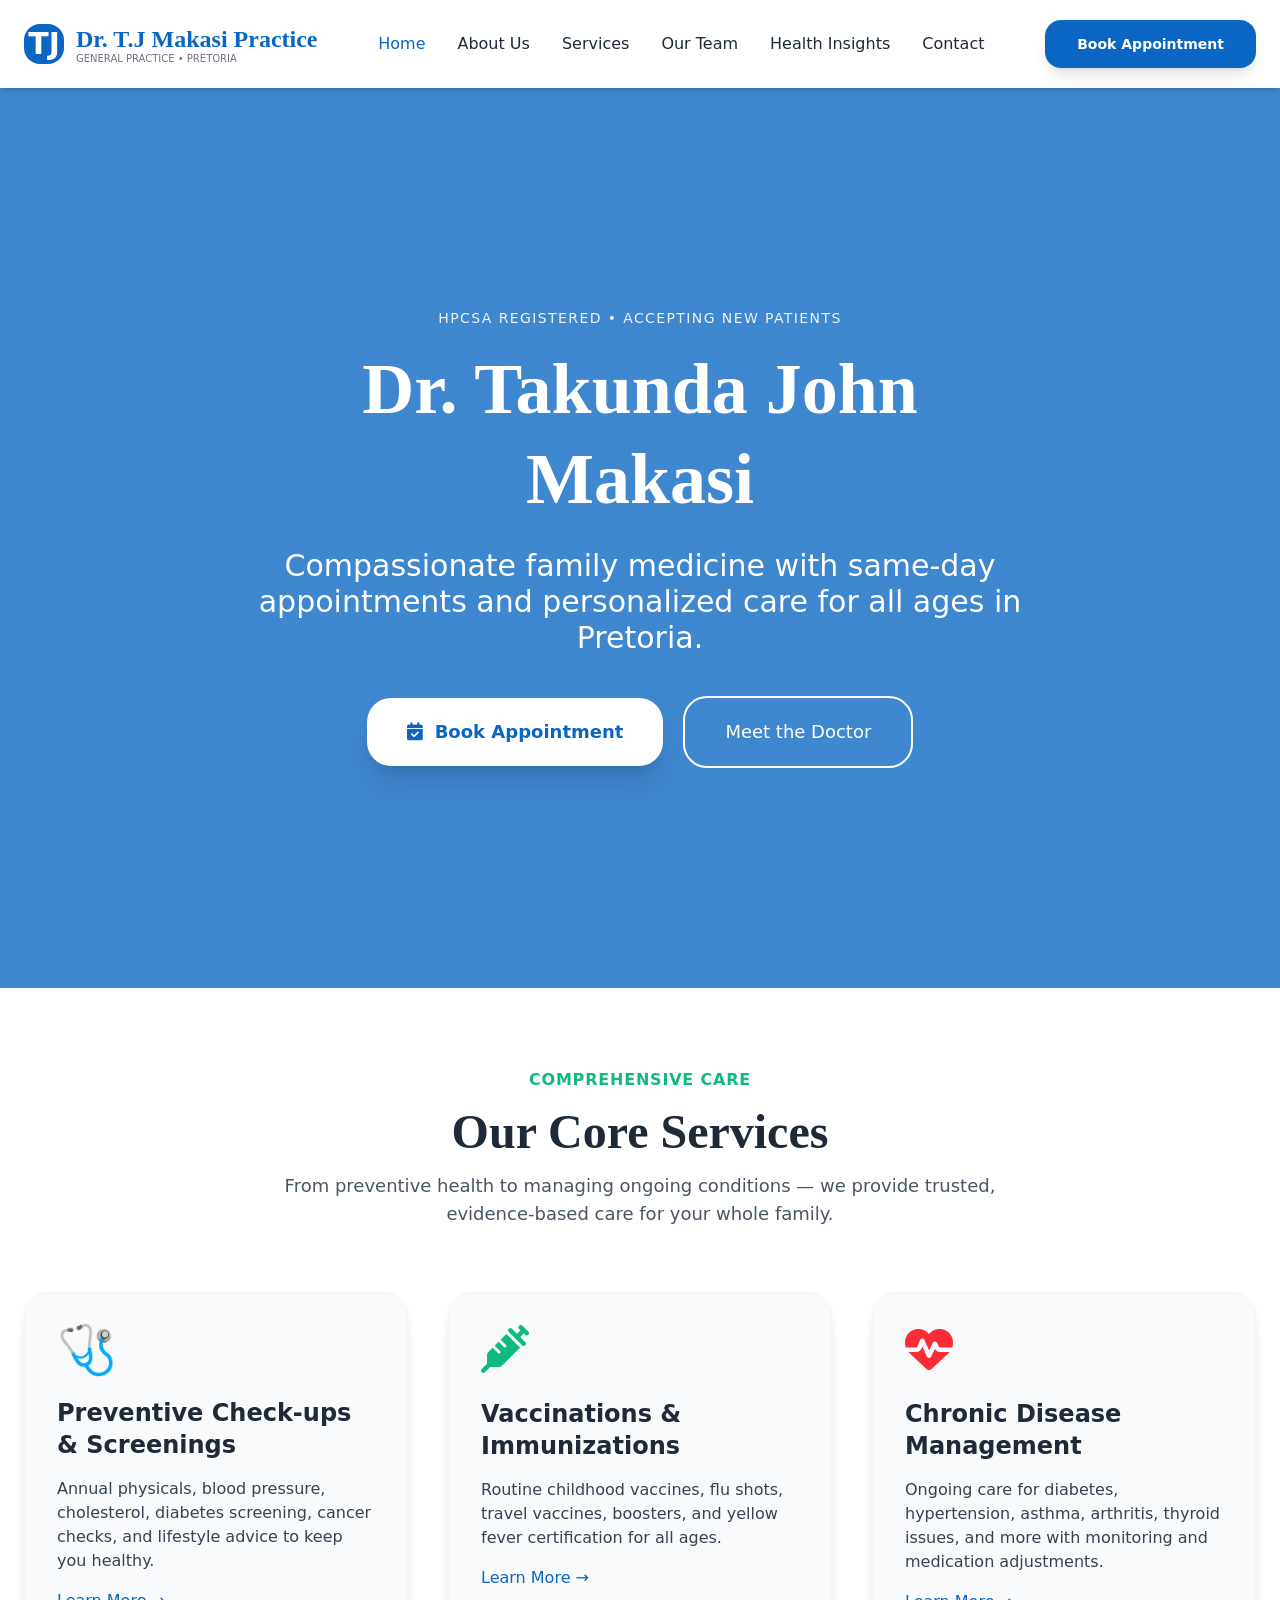
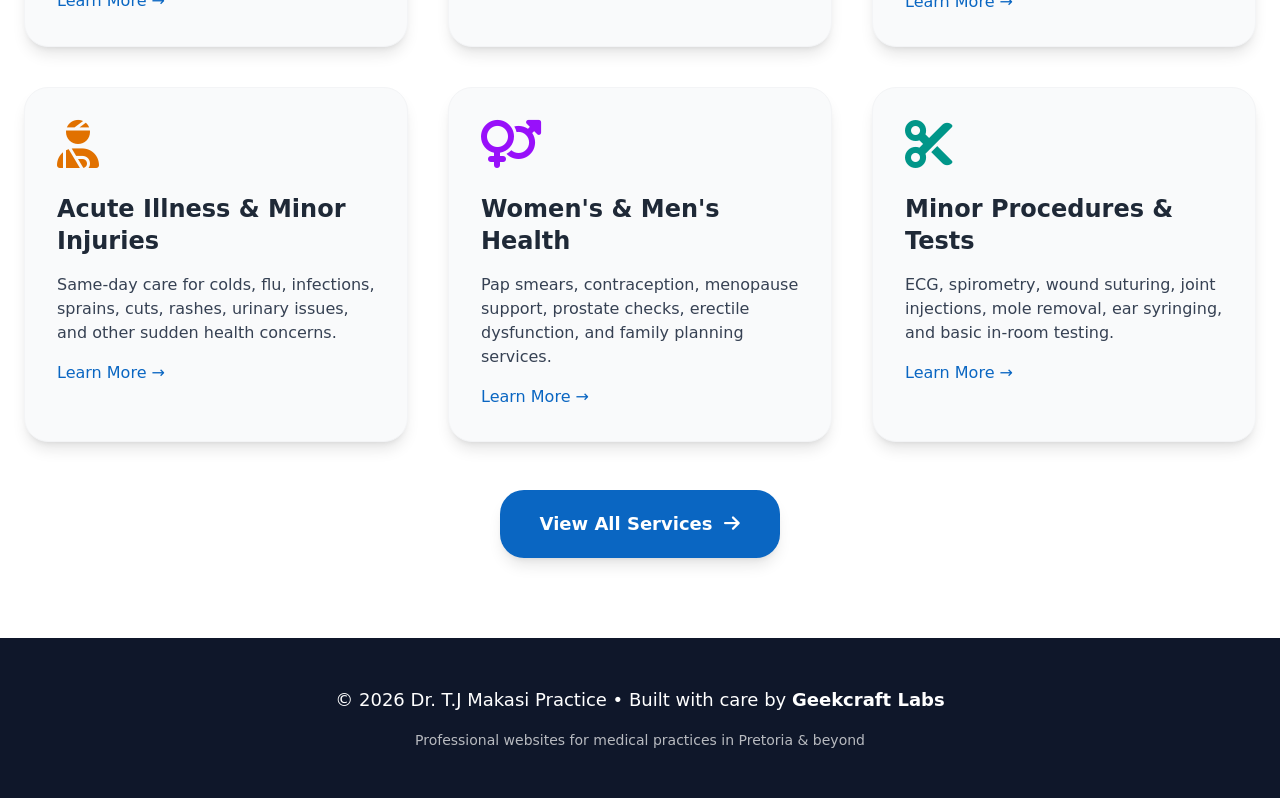
<file: index.html>
<!DOCTYPE html>
<html lang="en">
<head>
    <meta charset="UTF-8">
    <meta name="viewport" content="width=device-width, initial-scale=1.0">
    <meta name="description" content="Dr. Takunda John Makasi - Trusted General Practitioner in Pretoria. Same-day appointments, family medicine, chronic care & preventive health. Accepting new patients.">
    <title>Dr. Takunda John Makasi | General Practitioner | Dr. T.J Makasi Practice Pretoria</title>
    
    <!-- Icons -->
    <link rel="stylesheet" href="https://cdnjs.cloudflare.com/ajax/libs/font-awesome/6.6.0/css/all.min.css">
    
    <!-- CHANGE: Replace with your own favicon later -->
    <link rel="icon" href="https://via.placeholder.com/32x32/0A66C2/ffffff?text=TJ" type="image/x-icon">

    <!-- Tailwind compiled output -->
    <link rel="stylesheet" href="assets/css/output.css">
</head>
<body class="text-gray-800 overflow-x-hidden bg-gray-50">

    <!-- ==================== NAVBAR ==================== -->
    <nav class="bg-white shadow-md sticky top-0 z-50">
        <div class="max-w-7xl mx-auto px-6 py-5 flex justify-between items-center">
            <!-- LOGO -->
            <div class="flex items-center gap-3">
                <div class="w-10 h-10 bg-[var(--primary)] rounded-2xl flex items-center justify-center text-white text-3xl font-bold">TJ</div>
                <div>
                    <span class="heading-font text-2xl font-bold text-[var(--primary)]">Dr. T.J Makasi Practice</span>
                    <p class="text-[10px] text-gray-500 -mt-1">GENERAL PRACTICE • PRETORIA</p>
                </div>
            </div>

            <!-- DESKTOP MENU -->
            <div class="hidden md:flex items-center gap-8 text-sm font-medium">
                <a href="index.html" class="nav-link active text-[var(--primary)]">Home</a>
                <a href="about.html" class="nav-link hover:text-[var(--primary)]">About Us</a>
                <a href="services.html" class="nav-link hover:text-[var(--primary)]">Services</a>
                <a href="team.html" class="nav-link hover:text-[var(--primary)]">Our Team</a>
                <a href="blog.html" class="nav-link hover:text-[var(--primary)]">Health Insights</a>
                <a href="contact.html" class="nav-link hover:text-[var(--primary)]">Contact</a>
            </div>

            <!-- BOOK BUTTON -->
            <a href="contact.html" 
               class="hidden md:block btn-primary px-8 py-3.5 rounded-2xl text-sm font-semibold transition-all shadow-lg">
                Book Appointment
            </a>

            <!-- MOBILE HAMBURGER -->
            <button id="mobile-menu-btn" class="md:hidden text-3xl text-gray-700">
                <i class="fa-solid fa-bars"></i>
            </button>
        </div>
        
        <!-- MOBILE MENU -->
        <div id="mobile-menu" class="hidden md:hidden bg-white border-t py-6 px-6">
            <div class="flex flex-col gap-6 text-base font-medium">
                <a href="index.html" class="active">Home</a>
                <a href="about.html">About Us</a>
                <a href="services.html">Services</a>
                <a href="team.html">Our Team</a>
                <a href="blog.html">Health Insights</a>
                <a href="contact.html">Contact</a>
                <a href="contact.html" class="btn-primary text-center py-4 rounded-2xl text-white font-semibold">Book Appointment</a>
            </div>
        </div>
    </nav>

    <!-- ==================== HERO ==================== -->
    <section class="hero-bg h-[90vh] md:h-screen flex items-center text-white relative">
        <div class="max-w-5xl mx-auto px-6 text-center">
            <p class="uppercase tracking-widest text-sm mb-4 opacity-90">HPCSA Registered • Accepting New Patients</p>
            <h1 class="heading-font text-5xl md:text-7xl font-bold leading-tight mb-6">
                Dr. Takunda John<br> Makasi
            </h1>
            <p class="text-xl md:text-3xl mb-10 max-w-3xl mx-auto">Compassionate family medicine with same-day appointments and personalized care for all ages in Pretoria.</p>
            
            <div class="flex flex-col sm:flex-row gap-5 justify-center items-center">
                <a href="contact.html" 
                   class="btn-white px-10 py-5 rounded-3xl text-lg font-semibold shadow-xl hover:shadow-2xl transition-all flex items-center gap-3">
                    <i class="fa-solid fa-calendar-check"></i> Book Appointment
                </a>
                <a href="about.html" 
                   class="btn-outline px-10 py-5 rounded-3xl text-lg font-medium transition-all">
                    Meet the Doctor
                </a>
            </div>
        </div>
    </section>

    <!-- ==================== SERVICES TEASER ==================== -->
    <section class="py-20 bg-white">
        <div class="max-w-7xl mx-auto px-6">
            <div class="text-center mb-16">
                <span class="text-[var(--secondary)] font-semibold tracking-wider uppercase">Comprehensive Care</span>
                <h2 class="heading-font text-4xl md:text-5xl font-bold mt-4 text-[var(--dark)]">Our Core Services</h2>
                <p class="text-lg text-gray-600 mt-4 max-w-3xl mx-auto">From preventive health to managing ongoing conditions — we provide trusted, evidence-based care for your whole family.</p>
            </div>
            
            <div class="grid md:grid-cols-3 gap-8 lg:gap-10">
                <!-- Service 1 -->
                <div class="service-card bg-gray-50 rounded-3xl p-8 shadow-lg border border-gray-100">
                    <div class="text-5xl mb-6">🩺</div>
                    <h3 class="text-2xl font-semibold mb-4 text-[var(--dark)]">Preventive Check-ups & Screenings</h3>
                    <p class="text-gray-700 mb-4">Annual physicals, blood pressure, cholesterol, diabetes screening, cancer checks, and lifestyle advice to keep you healthy.</p>
                    <a href="services.html" class="text-[var(--primary)] font-medium hover:underline">Learn More →</a>
                </div>
                
                <!-- Service 2 -->
                <div class="service-card bg-gray-50 rounded-3xl p-8 shadow-lg border border-gray-100">
                    <div class="text-5xl mb-6"><i class="fa-solid fa-syringe text-[var(--secondary)]"></i></div>
                    <h3 class="text-2xl font-semibold mb-4 text-[var(--dark)]">Vaccinations & Immunizations</h3>
                    <p class="text-gray-700 mb-4">Routine childhood vaccines, flu shots, travel vaccines, boosters, and yellow fever certification for all ages.</p>
                    <a href="services.html" class="text-[var(--primary)] font-medium hover:underline">Learn More →</a>
                </div>
                
                <!-- Service 3 -->
                <div class="service-card bg-gray-50 rounded-3xl p-8 shadow-lg border border-gray-100">
                    <div class="text-5xl mb-6"><i class="fa-solid fa-heart-pulse text-red-500"></i></div>
                    <h3 class="text-2xl font-semibold mb-4 text-[var(--dark)]">Chronic Disease Management</h3>
                    <p class="text-gray-700 mb-4">Ongoing care for diabetes, hypertension, asthma, arthritis, thyroid issues, and more with monitoring and medication adjustments.</p>
                    <a href="services.html" class="text-[var(--primary)] font-medium hover:underline">Learn More →</a>
                </div>
                
                <!-- Service 4 -->
                <div class="service-card bg-gray-50 rounded-3xl p-8 shadow-lg border border-gray-100">
                    <div class="text-5xl mb-6"><i class="fa-solid fa-user-injured text-amber-600"></i></div>
                    <h3 class="text-2xl font-semibold mb-4 text-[var(--dark)]">Acute Illness & Minor Injuries</h3>
                    <p class="text-gray-700 mb-4">Same-day care for colds, flu, infections, sprains, cuts, rashes, urinary issues, and other sudden health concerns.</p>
                    <a href="services.html" class="text-[var(--primary)] font-medium hover:underline">Learn More →</a>
                </div>
                
                <!-- Service 5 -->
                <div class="service-card bg-gray-50 rounded-3xl p-8 shadow-lg border border-gray-100">
                    <div class="text-5xl mb-6"><i class="fa-solid fa-venus-mars text-purple-600"></i></div>
                    <h3 class="text-2xl font-semibold mb-4 text-[var(--dark)]">Women's & Men's Health</h3>
                    <p class="text-gray-700 mb-4">Pap smears, contraception, menopause support, prostate checks, erectile dysfunction, and family planning services.</p>
                    <a href="services.html" class="text-[var(--primary)] font-medium hover:underline">Learn More →</a>
                </div>
                
                <!-- Service 6 -->
                <div class="service-card bg-gray-50 rounded-3xl p-8 shadow-lg border border-gray-100">
                    <div class="text-5xl mb-6"><i class="fa-solid fa-scissors text-teal-600"></i></div>
                    <h3 class="text-2xl font-semibold mb-4 text-[var(--dark)]">Minor Procedures & Tests</h3>
                    <p class="text-gray-700 mb-4">ECG, spirometry, wound suturing, joint injections, mole removal, ear syringing, and basic in-room testing.</p>
                    <a href="services.html" class="text-[var(--primary)] font-medium hover:underline">Learn More →</a>
                </div>
            </div>
            
            <div class="text-center mt-12">
                <a href="services.html" 
                   class="inline-flex items-center gap-3 bg-[var(--primary)] text-white px-10 py-5 rounded-3xl text-lg font-semibold hover:bg-blue-700 transition-all shadow-lg">
                    View All Services <i class="fa-solid fa-arrow-right"></i>
                </a>
            </div>
        </div>
    </section>

    <!-- FOOTER -->
    <footer class="bg-[#0F172A] text-white py-12">
        <div class="max-w-7xl mx-auto px-6 text-center">
            <p class="text-lg mb-4">© 2026 Dr. T.J Makasi Practice • Built with care by <strong>Geekcraft Labs</strong></p>
            <p class="text-sm opacity-70">Professional websites for medical practices in Pretoria & beyond</p>
        </div>
    </footer>

    <script>
        // Mobile menu toggle
        const btn = document.getElementById('mobile-menu-btn');
        const menu = document.getElementById('mobile-menu');
        btn.addEventListener('click', () => {
            menu.classList.toggle('hidden');
            const icon = btn.querySelector('i');
            icon.classList.toggle('fa-bars');
            icon.classList.toggle('fa-xmark');
        });
    </script>
</body>
</html>
</file>
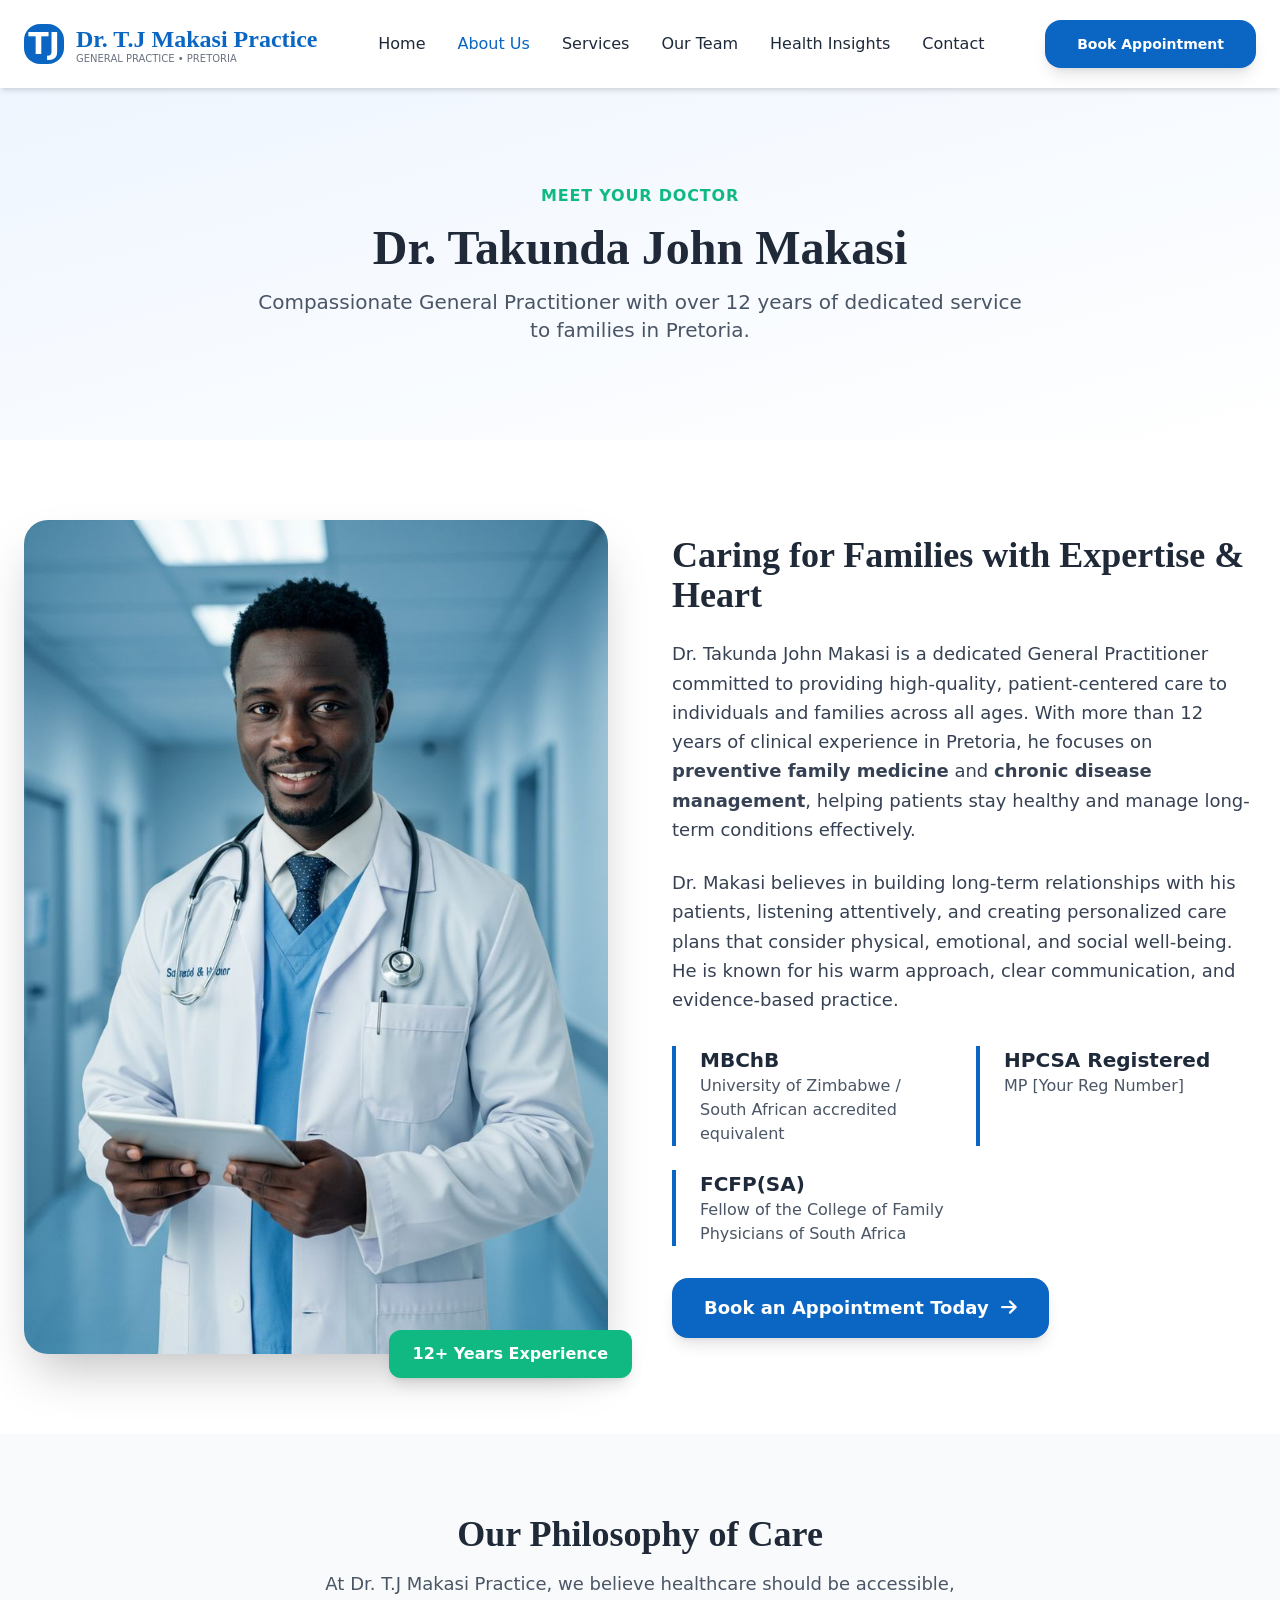
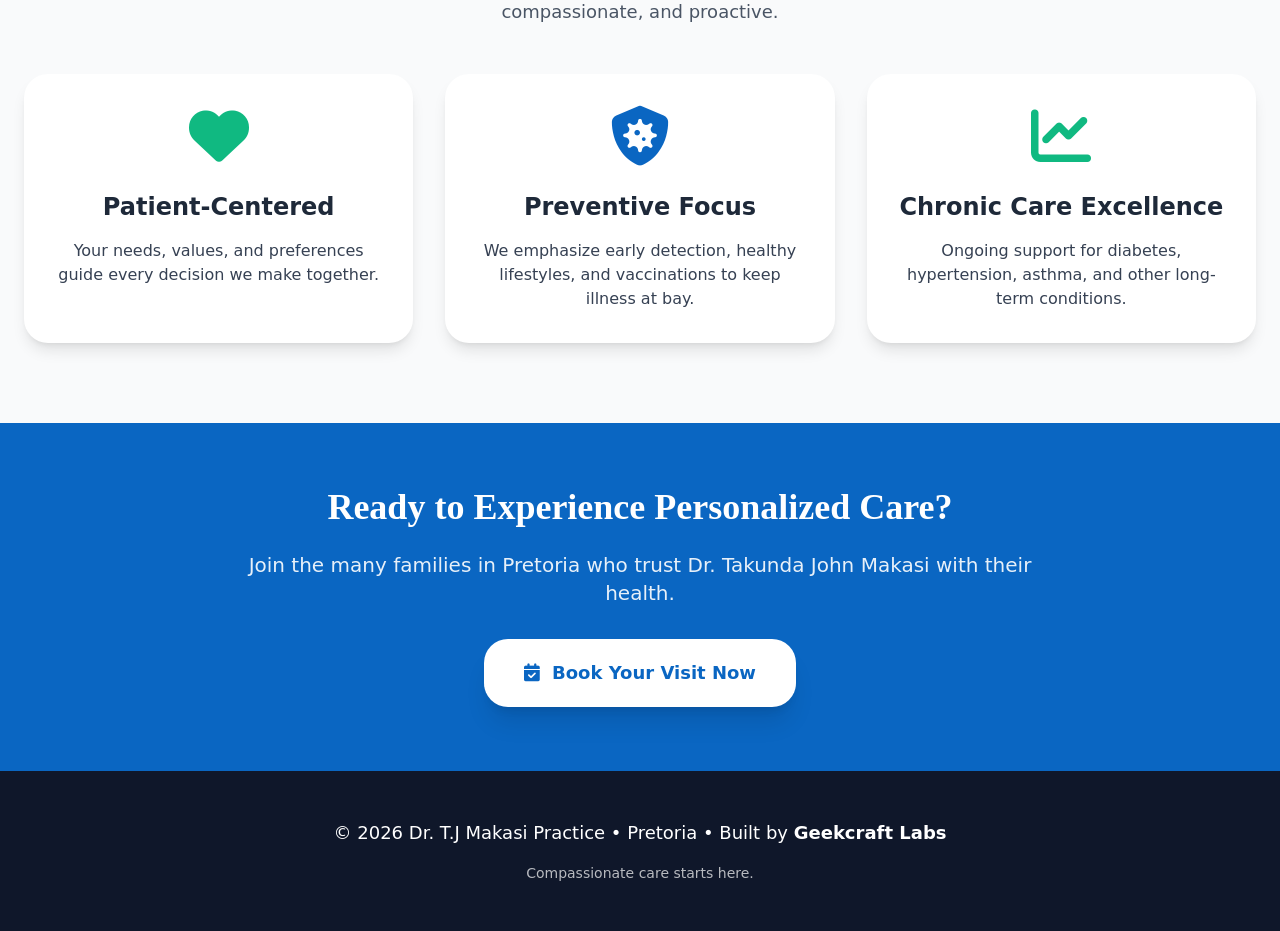
<file: about.html>
<!DOCTYPE html>
<html lang="en">
<head>
    <meta charset="UTF-8">
    <meta name="viewport" content="width=device-width, initial-scale=1.0">
    <meta name="description" content="Meet Dr. Takunda John Makasi - Experienced General Practitioner in Pretoria with 12+ years of compassionate family care.">
    <title>Dr. Takunda John Makasi | About Us | Dr. T.J Makasi Practice Pretoria</title>
    
    <!-- Icons -->
    <link rel="stylesheet" href="https://cdnjs.cloudflare.com/ajax/libs/font-awesome/6.6.0/css/all.min.css">
    
    <!-- CHANGE: Favicon -->
    <link rel="icon" href="https://via.placeholder.com/32x32/0A66C2/ffffff?text=TJ" type="image/x-icon">

    <!-- Tailwind compiled output -->
    <link rel="stylesheet" href="assets/css/output.css">
</head>
<body class="text-gray-800 overflow-x-hidden bg-gray-50">

    <!-- ==================== NAVBAR (identical to home, with active on About) ==================== -->
    <nav class="bg-white shadow-md sticky top-0 z-50">
        <div class="max-w-7xl mx-auto px-6 py-5 flex justify-between items-center">
            <!-- LOGO -->
            <div class="flex items-center gap-3">
                <div class="w-10 h-10 bg-[var(--primary)] rounded-2xl flex items-center justify-center text-white text-3xl font-bold">TJ</div>
                <div>
                    <span class="heading-font text-2xl font-bold text-[var(--primary)]">Dr. T.J Makasi Practice</span>
                    <p class="text-[10px] text-gray-500 -mt-1">GENERAL PRACTICE • PRETORIA</p>
                </div>
            </div>

            <!-- DESKTOP MENU -->
            <div class="hidden md:flex items-center gap-8 text-sm font-medium">
                <a href="index.html" class="nav-link hover:text-[var(--primary)]">Home</a>
                <a href="about.html" class="nav-link active text-[var(--primary)]">About Us</a>
                <a href="services.html" class="nav-link hover:text-[var(--primary)]">Services</a>
                <a href="team.html" class="nav-link hover:text-[var(--primary)]">Our Team</a>
                <a href="blog.html" class="nav-link hover:text-[var(--primary)]">Health Insights</a>
                <a href="contact.html" class="nav-link hover:text-[var(--primary)]">Contact</a>
            </div>

            <!-- BOOK BUTTON -->
            <a href="contact.html" 
               class="hidden md:block btn-primary px-8 py-3.5 rounded-2xl text-sm font-semibold transition-all shadow-lg">
                Book Appointment
            </a>

            <!-- MOBILE HAMBURGER -->
            <button id="mobile-menu-btn" class="md:hidden text-3xl text-gray-700">
                <i class="fa-solid fa-bars"></i>
            </button>
        </div>
        
        <!-- MOBILE MENU -->
        <div id="mobile-menu" class="hidden md:hidden bg-white border-t py-6 px-6">
            <div class="flex flex-col gap-6 text-base font-medium">
                <a href="index.html">Home</a>
                <a href="about.html" class="active">About Us</a>
                <a href="services.html">Services</a>
                <a href="team.html">Our Team</a>
                <a href="blog.html">Health Insights</a>
                <a href="contact.html">Contact</a>
                <a href="contact.html" class="btn-primary text-center py-4 rounded-2xl text-white font-semibold">Book Appointment</a>
            </div>
        </div>
    </nav>

    <!-- ==================== PAGE HERO / HEADER ==================== -->
    <section class="bg-gradient-to-br from-blue-50 to-white py-16 md:py-24">
        <div class="max-w-7xl mx-auto px-6 text-center">
            <span class="text-[var(--secondary)] font-semibold tracking-wider uppercase">Meet Your Doctor</span>
            <h1 class="heading-font text-4xl md:text-5xl font-bold mt-4 text-[var(--dark)]">
                Dr. Takunda John Makasi
            </h1>
            <p class="text-xl text-gray-600 mt-4 max-w-3xl mx-auto">
                Compassionate General Practitioner with over 12 years of dedicated service to families in Pretoria.
            </p>
        </div>
    </section>

    <!-- ==================== DOCTOR BIO SECTION ==================== -->
    <section class="py-16 md:py-20 bg-white">
        <div class="max-w-7xl mx-auto px-6 grid md:grid-cols-2 gap-12 lg:gap-16 items-center">
            <!-- Doctor Photo -->
            <div class="relative">
                <!-- CHANGE: Pinterest search: "professional black male doctor portrait smiling clinic background South African" or "confident African doctor headshot white coat stethoscope" -->
                <img src="assets\images\doctor image.jpg" 
                     alt="Dr. Takunda John Makasi - General Practitioner"
                     class="rounded-3xl shadow-2xl w-full object-cover">
                <div class="absolute -bottom-6 -right-6 bg-[var(--secondary)] text-white px-6 py-3 rounded-xl font-semibold shadow-lg">
                    12+ Years Experience
                </div>
            </div>
            
            <!-- Bio Text -->
            <div>
                <h2 class="heading-font text-4xl font-bold text-[var(--dark)] mb-6">
                    Caring for Families with Expertise & Heart
                </h2>
                
                <p class="text-lg text-gray-700 mb-6 leading-relaxed">
                    Dr. Takunda John Makasi is a dedicated General Practitioner committed to providing high-quality, patient-centered care to individuals and families across all ages. With more than 12 years of clinical experience in Pretoria, he focuses on <strong>preventive family medicine</strong> and <strong>chronic disease management</strong>, helping patients stay healthy and manage long-term conditions effectively.
                </p>
                
                <p class="text-lg text-gray-700 mb-8 leading-relaxed">
                    Dr. Makasi believes in building long-term relationships with his patients, listening attentively, and creating personalized care plans that consider physical, emotional, and social well-being. He is known for his warm approach, clear communication, and evidence-based practice.
                </p>
                
                <!-- Qualifications -->
                <div class="grid grid-cols-1 md:grid-cols-2 gap-6 mb-8">
                    <div class="border-l-4 border-[var(--primary)] pl-6">
                        <div class="font-semibold text-xl">MBChB</div>
                        <div class="text-gray-600">University of Zimbabwe / South African accredited equivalent</div>
                    </div>
                    <div class="border-l-4 border-[var(--primary)] pl-6">
                        <div class="font-semibold text-xl">HPCSA Registered</div>
                        <div class="text-gray-600">MP [Your Reg Number]</div>
                    </div>
                    <div class="border-l-4 border-[var(--primary)] pl-6">
                        <div class="font-semibold text-xl">FCFP(SA)</div>
                        <div class="text-gray-600">Fellow of the College of Family Physicians of South Africa</div>
                    </div>
                </div>
                
                <a href="contact.html" 
                   class="inline-flex items-center gap-3 bg-(--primary) text-white px-8 py-4 rounded-2xl text-lg font-semibold hover:bg-blue-700 transition-all shadow-lg">
                    Book an Appointment Today <i class="fa-solid fa-arrow-right"></i>
                </a>
            </div>
        </div>
    </section>

    <!-- ==================== PHILOSOPHY / VALUES SECTION ==================== -->
    <section class="py-16 md:py-20 bg-gray-50">
        <div class="max-w-7xl mx-auto px-6">
            <div class="text-center mb-12">
                <h2 class="heading-font text-4xl font-bold text-[var(--dark)]">
                    Our Philosophy of Care
                </h2>
                <p class="text-lg text-gray-600 mt-4 max-w-3xl mx-auto">
                    At Dr. T.J Makasi Practice, we believe healthcare should be accessible, compassionate, and proactive.
                </p>
            </div>
            
            <div class="grid md:grid-cols-3 gap-8">
                <div class="bg-white p-8 rounded-3xl shadow-lg text-center">
                    <!-- CHANGE: Pinterest search: "family doctor with diverse patients illustration preventive care" -->
                    <div class="text-6xl mb-6 text-[var(--secondary)]"><i class="fa-solid fa-heart"></i></div>
                    <h3 class="text-2xl font-semibold mb-4">Patient-Centered</h3>
                    <p class="text-gray-700">Your needs, values, and preferences guide every decision we make together.</p>
                </div>
                
                <div class="bg-white p-8 rounded-3xl shadow-lg text-center">
                    <!-- CHANGE: Pinterest search: "preventive health checkup family doctor South Africa" -->
                    <div class="text-6xl mb-6 text-[var(--primary)]"><i class="fa-solid fa-shield-virus"></i></div>
                    <h3 class="text-2xl font-semibold mb-4">Preventive Focus</h3>
                    <p class="text-gray-700">We emphasize early detection, healthy lifestyles, and vaccinations to keep illness at bay.</p>
                </div>
                
                <div class="bg-white p-8 rounded-3xl shadow-lg text-center">
                    <!-- CHANGE: Pinterest search: "chronic disease management doctor patient consultation" -->
                    <div class="text-6xl mb-6 text-[var(--secondary)]"><i class="fa-solid fa-chart-line"></i></div>
                    <h3 class="text-2xl font-semibold mb-4">Chronic Care Excellence</h3>
                    <p class="text-gray-700">Ongoing support for diabetes, hypertension, asthma, and other long-term conditions.</p>
                </div>
            </div>
        </div>
    </section>

    <!-- ==================== CTA SECTION ==================== -->
    <section class="py-16 bg-(--primary) text-white text-center">
        <div class="max-w-4xl mx-auto px-6">
            <h2 class="heading-font text-4xl font-bold mb-6">
                Ready to Experience Personalized Care?
            </h2>
            <p class="text-xl mb-8 opacity-90">
                Join the many families in Pretoria who trust Dr. Takunda John Makasi with their health.
            </p>
            <a href="contact.html" 
               class="inline-flex items-center gap-3 bg-white text-(--primary) px-10 py-5 rounded-3xl text-lg font-semibold hover:bg-gray-100 transition-all shadow-xl">
                <i class="fa-solid fa-calendar-check"></i> Book Your Visit Now
            </a>
        </div>
    </section>

    <!-- ==================== FOOTER ==================== -->
    <footer class="bg-[#0F172A] text-white py-12">
        <div class="max-w-7xl mx-auto px-6 text-center">
            <p class="text-lg mb-4">© 2026 Dr. T.J Makasi Practice • Pretoria • Built by <strong>Geekcraft Labs</strong></p>
            <p class="text-sm opacity-70">Compassionate care starts here.</p>
        </div>
    </footer>

    <script>
        // Mobile menu toggle (same as home)
        const btn = document.getElementById('mobile-menu-btn');
        const menu = document.getElementById('mobile-menu');
        btn.addEventListener('click', () => {
            menu.classList.toggle('hidden');
            const icon = btn.querySelector('i');
            icon.classList.toggle('fa-bars');
            icon.classList.toggle('fa-xmark');
        });
    </script>
</body>
</html>
</file>
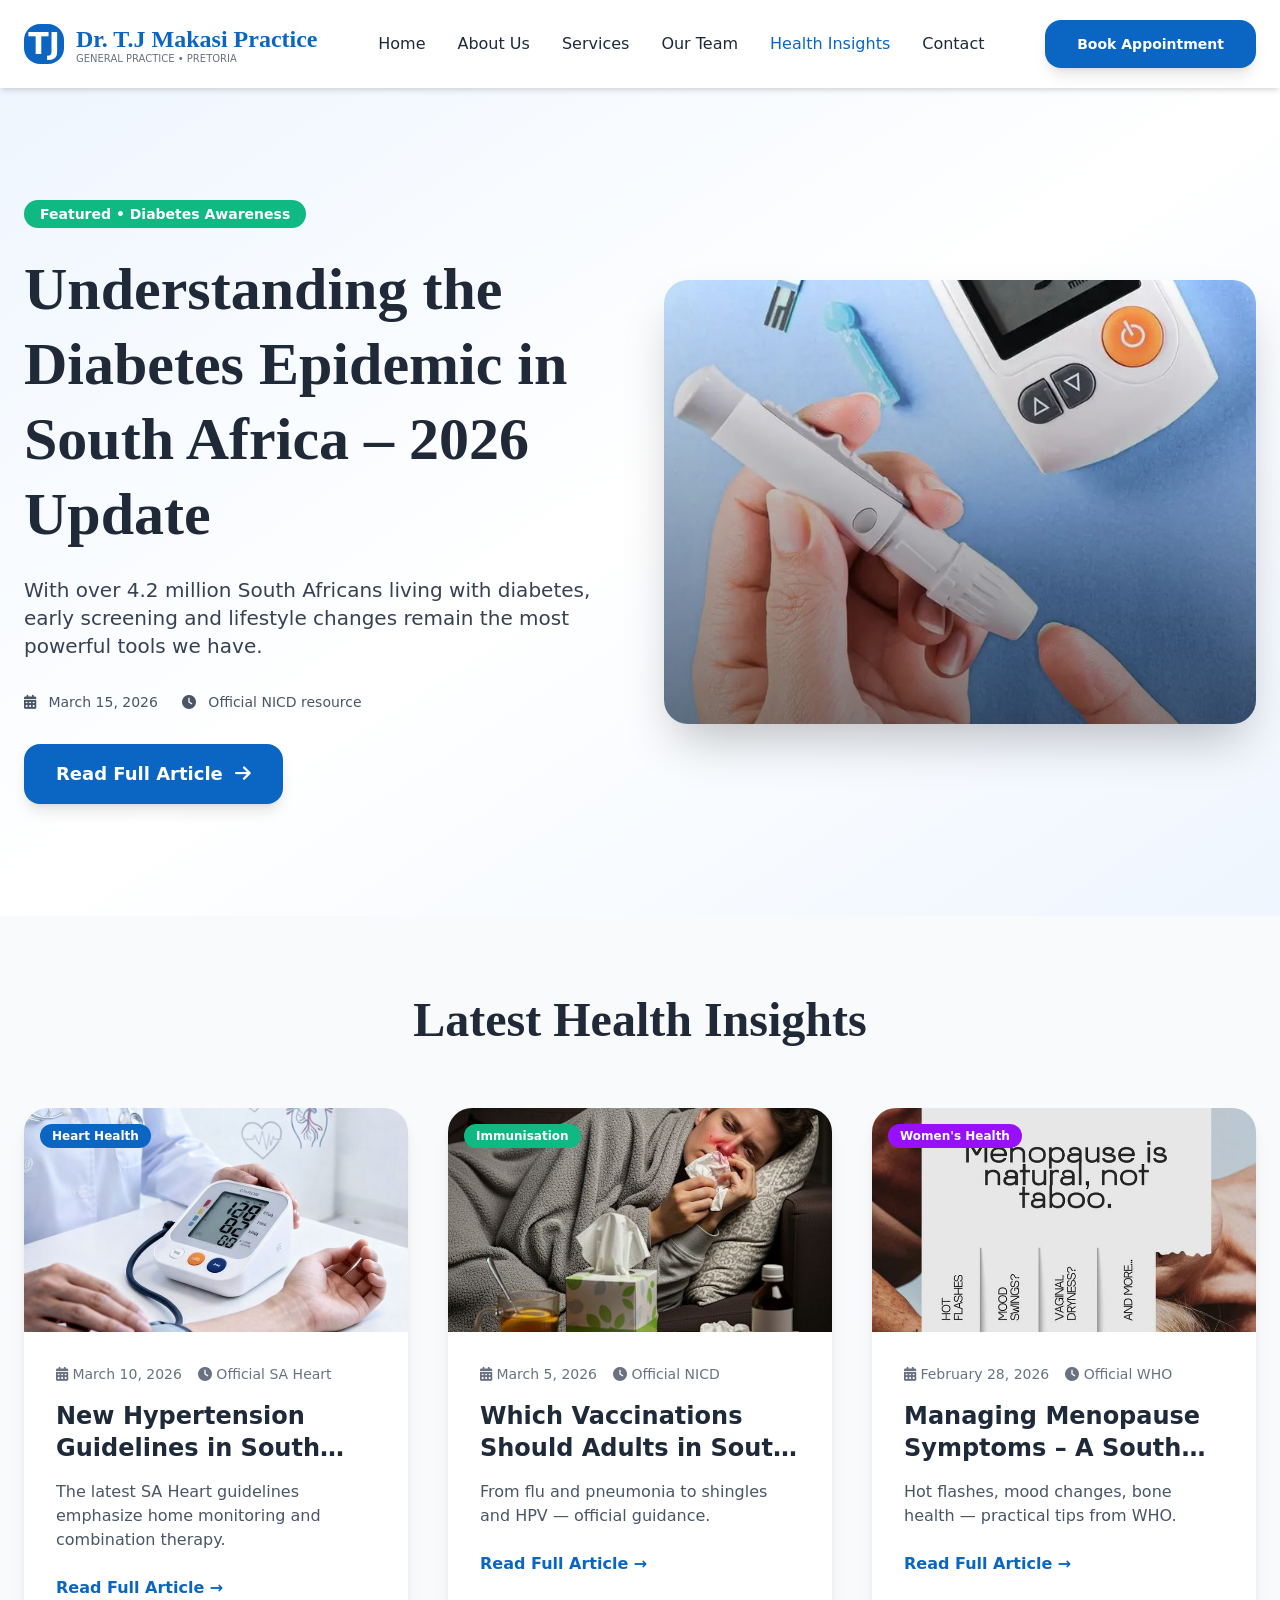
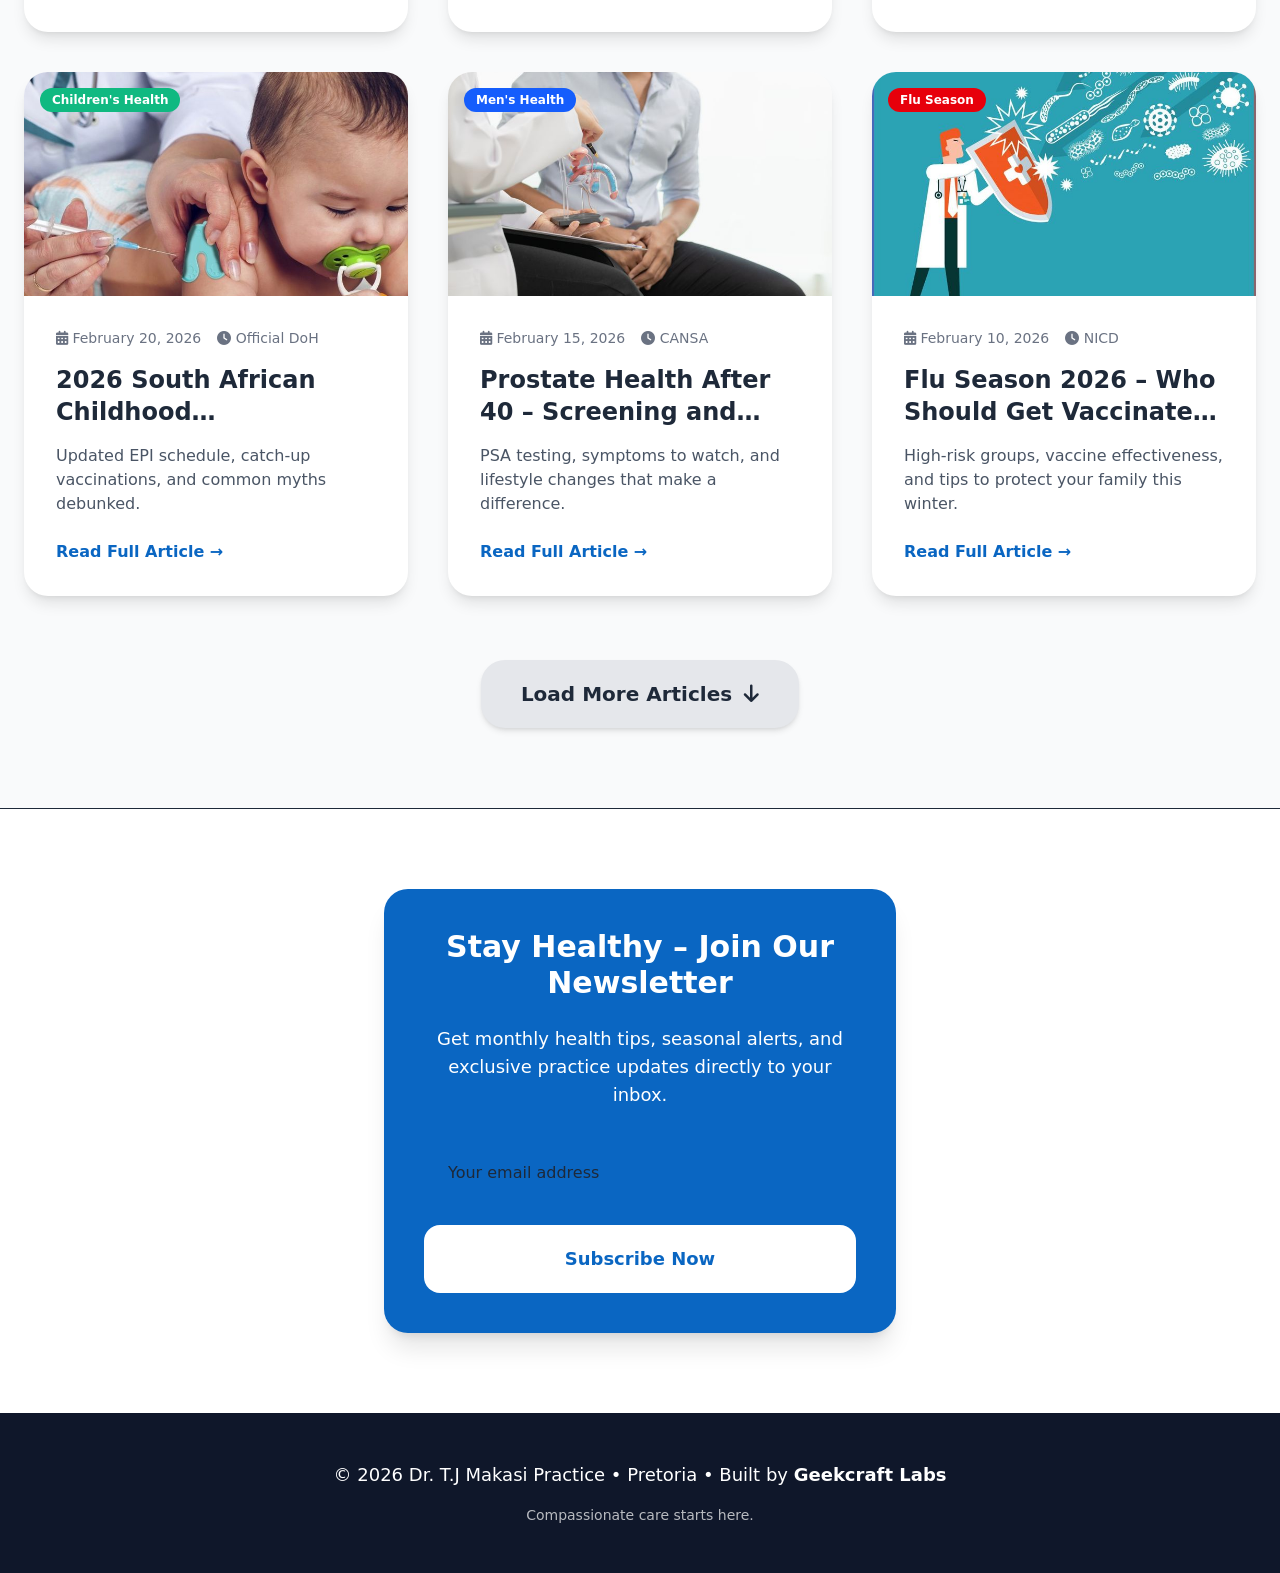
<file: blog.html>
<!DOCTYPE html>
<html lang="en">
<head>
    <meta charset="UTF-8">
    <meta name="viewport" content="width=device-width, initial-scale=1.0">
    <meta name="description" content="Health Insights from Dr. T.J Makasi Practice — curated articles on family medicine, diabetes, hypertension, vaccinations, women's health, and current South African health topics.">
    <title>Health Insights | Dr. T.J Makasi Practice | Pretoria</title>
    
    <!-- Icons -->
    <link rel="stylesheet" href="https://cdnjs.cloudflare.com/ajax/libs/font-awesome/6.6.0/css/all.min.css">
    
    <!-- Favicon -->
    <link rel="icon" href="https://via.placeholder.com/32x32/0A66C2/ffffff?text=TJ" type="image/x-icon">

    <!-- Tailwind compiled output -->
    <link rel="stylesheet" href="assets/css/output.css">
</head>
<body class="text-gray-800 overflow-x-hidden bg-gray-50">

    <!-- NAVBAR -->
    <nav class="bg-white shadow-md sticky top-0 z-50">
        <div class="max-w-7xl mx-auto px-6 py-5 flex justify-between items-center">
            <div class="flex items-center gap-3">
                <div class="w-10 h-10 bg-[var(--primary)] rounded-2xl flex items-center justify-center text-white text-3xl font-bold">TJ</div>
                <div>
                    <span class="heading-font text-2xl font-bold text-[var(--primary)]">Dr. T.J Makasi Practice</span>
                    <p class="text-[10px] text-gray-500 -mt-1">GENERAL PRACTICE • PRETORIA</p>
                </div>
            </div>

            <div class="hidden md:flex items-center gap-8 text-sm font-medium">
                <a href="index.html" class="nav-link hover:text-[var(--primary)]">Home</a>
                <a href="about.html" class="nav-link hover:text-[var(--primary)]">About Us</a>
                <a href="services.html" class="nav-link hover:text-[var(--primary)]">Services</a>
                <a href="team.html" class="nav-link hover:text-[var(--primary)]">Our Team</a>
                <a href="blog.html" class="nav-link active text-[var(--primary)]">Health Insights</a>
                <a href="contact.html" class="nav-link hover:text-[var(--primary)]">Contact</a>
            </div>

            <a href="contact.html" class="hidden md:block btn-primary px-8 py-3.5 rounded-2xl text-sm font-semibold transition-all shadow-lg">
                Book Appointment
            </a>

            <button id="mobile-menu-btn" class="md:hidden text-3xl text-gray-700">
                <i class="fa-solid fa-bars"></i>
            </button>
        </div>
        
        <div id="mobile-menu" class="hidden md:hidden bg-white border-t py-6 px-6">
            <div class="flex flex-col gap-6 text-base font-medium">
                <a href="index.html">Home</a>
                <a href="about.html">About Us</a>
                <a href="services.html">Services</a>
                <a href="team.html">Our Team</a>
                <a href="blog.html" class="active">Health Insights</a>
                <a href="contact.html">Contact</a>
                <a href="contact.html" class="btn-primary text-center py-4 rounded-2xl text-white font-semibold">Book Appointment</a>
            </div>
        </div>
    </nav>

    <!-- BLOG HERO -->
    <section class="relative bg-gradient-to-br from-blue-50 via-white to-blue-50 py-20 md:py-28">
        <div class="max-w-7xl mx-auto px-6">
            <div class="grid md:grid-cols-2 gap-12 items-center">
                <!-- Featured Post -->
                <div>
                    <span class="inline-block bg-[var(--secondary)] text-white text-sm font-semibold px-4 py-1 rounded-full mb-6">
                        Featured • Diabetes Awareness
                    </span>
                    <h1 class="heading-font text-4xl md:text-5xl lg:text-6xl font-bold text-[var(--dark)] leading-tight mb-6">
                        Understanding the Diabetes Epidemic in South Africa – 2026 Update
                    </h1>
                    <p class="text-xl text-gray-700 mb-8">
                        With over 4.2 million South Africans living with diabetes, early screening and lifestyle changes remain the most powerful tools we have.
                    </p>
                    <div class="flex items-center gap-6 text-gray-600 text-sm">
                        <span><i class="fa-solid fa-calendar-days mr-2"></i> March 15, 2026</span>
                        <span><i class="fa-solid fa-clock mr-2"></i> Official NICD resource</span>
                    </div>
                    <a href="https://www.nicd.ac.za/diseases-a-z-index/diabetes/" target="_blank" rel="noopener noreferrer" 
                       class="mt-8 inline-flex items-center gap-3 bg-[var(--primary)] text-white px-8 py-4 rounded-2xl text-lg font-semibold hover:bg-blue-700 transition-all shadow-lg">
                        Read Full Article <i class="fa-solid fa-arrow-right"></i>
                    </a>
                </div>

                <!-- Featured Image -->
                <div class="relative rounded-3xl overflow-hidden shadow-2xl">
                    <img src="assets\images\blogimages\diabetes.jpg" alt="Diabetes in South Africa" class="w-full aspect-[4/3] object-cover">
                    <div class="absolute inset-0 bg-gradient-to-t from-black/50 to-transparent"></div>
                </div>
            </div>
        </div>
    </section>

    <!-- ALL POSTS GRID -->
    <section class="py-16 md:py-20 bg-gray-50">
        <div class="max-w-7xl mx-auto px-6">
            <h2 class="heading-font text-4xl md:text-5xl font-bold text-center text-[var(--dark)] mb-16">
                Latest Health Insights
            </h2>

            <div class="grid md:grid-cols-2 lg:grid-cols-3 gap-10">

                <!-- Post Card 1 -->
                <div class="bg-white rounded-3xl overflow-hidden shadow-lg transition-transform hover:scale-[1.02] hover:shadow-xl">
                    <div class="relative h-56 overflow-hidden">
                        <img src="assets/images/blogimages/hypertension.jpg" alt="Hypertension Control" class="w-full h-full object-cover">
                        <span class="absolute top-4 left-4 bg-[var(--primary)] text-white text-xs font-semibold px-3 py-1 rounded-full">
                            Heart Health
                        </span>
                    </div>
                    <div class="p-8">
                        <div class="flex items-center gap-4 text-sm text-gray-500 mb-4">
                            <span><i class="fa-solid fa-calendar-days"></i> March 10, 2026</span>
                            <span><i class="fa-solid fa-clock"></i> Official SA Heart</span>
                        </div>
                        <h3 class="text-2xl font-bold mb-4 line-clamp-2">
                            New Hypertension Guidelines in South Africa – What Changed in 2026?
                        </h3>
                        <p class="text-gray-600 mb-6 line-clamp-3">
                            The latest SA Heart guidelines emphasize home monitoring and combination therapy.
                        </p>
                        <a href="https://www.saheart.org/guidelines/" target="_blank" rel="noopener noreferrer" 
                           class="text-[var(--primary)] font-semibold hover:underline">
                            Read Full Article →
                        </a>
                    </div>
                </div>

                <!-- Post Card 2 -->
                <div class="bg-white rounded-3xl overflow-hidden shadow-lg transition-transform hover:scale-[1.02] hover:shadow-xl">
                    <div class="relative h-56 overflow-hidden">
                        <img src="assets/images/blogimages/flu.jpg" alt="Adult Vaccinations" class="w-full h-full object-cover">
                        <span class="absolute top-4 left-4 bg-[var(--secondary)] text-white text-xs font-semibold px-3 py-1 rounded-full">
                            Immunisation
                        </span>
                    </div>
                    <div class="p-8">
                        <div class="flex items-center gap-4 text-sm text-gray-500 mb-4">
                            <span><i class="fa-solid fa-calendar-days"></i> March 5, 2026</span>
                            <span><i class="fa-solid fa-clock"></i> Official NICD</span>
                        </div>
                        <h3 class="text-2xl font-bold mb-4 line-clamp-2">
                            Which Vaccinations Should Adults in South Africa Get in 2026?
                        </h3>
                        <p class="text-gray-600 mb-6 line-clamp-3">
                            From flu and pneumonia to shingles and HPV — official guidance.
                        </p>
                        <a href="https://www.nicd.ac.za/vaccines/" target="_blank" rel="noopener noreferrer" 
                           class="text-[var(--primary)] font-semibold hover:underline">
                            Read Full Article →
                        </a>
                    </div>
                </div>

                <!-- Post Card 3 -->
                <div class="bg-white rounded-3xl overflow-hidden shadow-lg transition-transform hover:scale-[1.02] hover:shadow-xl">
                    <div class="relative h-56 overflow-hidden">
                        <img src="assets/images/blogimages/menopause.jpg" alt="Menopause Support" class="w-full h-full object-cover">
                        <span class="absolute top-4 left-4 bg-purple-600 text-white text-xs font-semibold px-3 py-1 rounded-full">
                            Women's Health
                        </span>
                    </div>
                    <div class="p-8">
                        <div class="flex items-center gap-4 text-sm text-gray-500 mb-4">
                            <span><i class="fa-solid fa-calendar-days"></i> February 28, 2026</span>
                            <span><i class="fa-solid fa-clock"></i> Official WHO</span>
                        </div>
                        <h3 class="text-2xl font-bold mb-4 line-clamp-2">
                            Managing Menopause Symptoms – A South African Perspective
                        </h3>
                        <p class="text-gray-600 mb-6 line-clamp-3">
                            Hot flashes, mood changes, bone health — practical tips from WHO.
                        </p>
                        <a href="https://www.who.int/news-room/fact-sheets/detail/menopause" target="_blank" rel="noopener noreferrer" 
                           class="text-[var(--primary)] font-semibold hover:underline">
                            Read Full Article →
                        </a>
                    </div>
                </div>

                <!-- Post Card 4 -->
                <div class="bg-white rounded-3xl overflow-hidden shadow-lg transition-transform hover:scale-[1.02] hover:shadow-xl">
                    <div class="relative h-56 overflow-hidden">
                        <img src="assets/images/blogimages/child injection.jpg" alt="Child Immunisation" class="w-full h-full object-cover">
                        <span class="absolute top-4 left-4 bg-[var(--secondary)] text-white text-xs font-semibold px-3 py-1 rounded-full">
                            Children's Health
                        </span>
                    </div>
                    <div class="p-8">
                        <div class="flex items-center gap-4 text-sm text-gray-500 mb-4">
                            <span><i class="fa-solid fa-calendar-days"></i> February 20, 2026</span>
                            <span><i class="fa-solid fa-clock"></i> Official DoH</span>
                        </div>
                        <h3 class="text-2xl font-bold mb-4 line-clamp-2">
                            2026 South African Childhood Immunisation Schedule
                        </h3>
                        <p class="text-gray-600 mb-6 line-clamp-3">
                            Updated EPI schedule, catch-up vaccinations, and common myths debunked.
                        </p>
                        <a href="https://www.health.gov.za/epi/" target="_blank" rel="noopener noreferrer" 
                           class="text-[var(--primary)] font-semibold hover:underline">
                            Read Full Article →
                        </a>
                    </div>
                </div>

                <!-- Post Card 5 -->
                <div class="bg-white rounded-3xl overflow-hidden shadow-lg transition-transform hover:scale-[1.02] hover:shadow-xl">
                    <div class="relative h-56 overflow-hidden">
                        <img src="assets/images/blogimages/prostate.jpg" alt="Prostate Health" class="w-full h-full object-cover">
                        <span class="absolute top-4 left-4 bg-blue-600 text-white text-xs font-semibold px-3 py-1 rounded-full">
                            Men's Health
                        </span>
                    </div>
                    <div class="p-8">
                        <div class="flex items-center gap-4 text-sm text-gray-500 mb-4">
                            <span><i class="fa-solid fa-calendar-days"></i> February 15, 2026</span>
                            <span><i class="fa-solid fa-clock"></i> CANSA</span>
                        </div>
                        <h3 class="text-2xl font-bold mb-4 line-clamp-2">
                            Prostate Health After 40 – Screening and Prevention in South Africa
                        </h3>
                        <p class="text-gray-600 mb-6 line-clamp-3">
                            PSA testing, symptoms to watch, and lifestyle changes that make a difference.
                        </p>
                        <a href="https://www.cansa.org.za/prostate-cancer/" target="_blank" rel="noopener noreferrer" 
                           class="text-[var(--primary)] font-semibold hover:underline">
                            Read Full Article →
                        </a>
                    </div>
                </div>

                <!-- Post Card 6 -->
                <div class="bg-white rounded-3xl overflow-hidden shadow-lg transition-transform hover:scale-[1.02] hover:shadow-xl">
                    <div class="relative h-56 overflow-hidden">
                        <img src="assets/images/blogimages/flusafe.jpg" alt="Seasonal Flu" class="w-full h-full object-cover">
                        <span class="absolute top-4 left-4 bg-red-600 text-white text-xs font-semibold px-3 py-1 rounded-full">
                            Flu Season
                        </span>
                    </div>
                    <div class="p-8">
                        <div class="flex items-center gap-4 text-sm text-gray-500 mb-4">
                            <span><i class="fa-solid fa-calendar-days"></i> February 10, 2026</span>
                            <span><i class="fa-solid fa-clock"></i> NICD</span>
                        </div>
                        <h3 class="text-2xl font-bold mb-4 line-clamp-2">
                            Flu Season 2026 – Who Should Get Vaccinated and Why?
                        </h3>
                        <p class="text-gray-600 mb-6 line-clamp-3">
                            High-risk groups, vaccine effectiveness, and tips to protect your family this winter.
                        </p>
                        <a href="https://www.nicd.ac.za/influenza/" target="_blank" rel="noopener noreferrer" 
                           class="text-[var(--primary)] font-semibold hover:underline">
                            Read Full Article →
                        </a>
                    </div>
                </div>

            </div>

            <!-- Load More – now wider and more centered -->
            <div class="text-center mt-16 max-w-5xl mx-auto">
                <button class="inline-flex items-center gap-3 bg-gray-200 text-gray-800 px-10 py-5 rounded-3xl text-xl font-semibold hover:bg-gray-300 transition-all shadow-md">
                    Load More Articles <i class="fa-solid fa-arrow-down"></i>
                </button>
            </div>
        </div>
    </section>

    <!-- NEWSLETTER – centered on lg+ screens -->
    <section class="hidden lg:block py-20 bg-white border-t">
        <div class="max-w-7xl mx-auto px-6">
            <div class="max-w-lg mx-auto">
                <div class="bg-[var(--primary)] text-white p-10 rounded-3xl text-center shadow-xl">
                    <h3 class="text-3xl font-bold mb-6">Stay Healthy – Join Our Newsletter</h3>
                    <p class="text-lg mb-8">Get monthly health tips, seasonal alerts, and exclusive practice updates directly to your inbox.</p>
                    <form class="space-y-5">
                        <input 
                            type="email" 
                            placeholder="Your email address" 
                            class="w-full px-6 py-5 rounded-2xl text-gray-800 focus:outline-none focus:ring-2 focus:ring-white/30"
                            required
                        >
                        <button 
                            type="submit" 
                            class="w-full bg-white text-[var(--primary)] py-5 rounded-2xl text-lg font-bold hover:bg-gray-100 transition-all"
                        >
                            Subscribe Now
                        </button>
                    </form>
                </div>
            </div>
        </div>
    </section>

    <!-- FOOTER -->
    <footer class="bg-[#0F172A] text-white py-12">
        <div class="max-w-7xl mx-auto px-6 text-center">
            <p class="text-lg mb-4">© 2026 Dr. T.J Makasi Practice • Pretoria • Built by <strong>Geekcraft Labs</strong></p>
            <p class="text-sm opacity-70">Compassionate care starts here.</p>
        </div>
    </footer>

    <script>
        const btn = document.getElementById('mobile-menu-btn');
        const menu = document.getElementById('mobile-menu');
        btn.addEventListener('click', () => {
            menu.classList.toggle('hidden');
            const icon = btn.querySelector('i');
            icon.classList.toggle('fa-bars');
            icon.classList.toggle('fa-xmark');
        });
    </script>
</body>
</html>
</file>
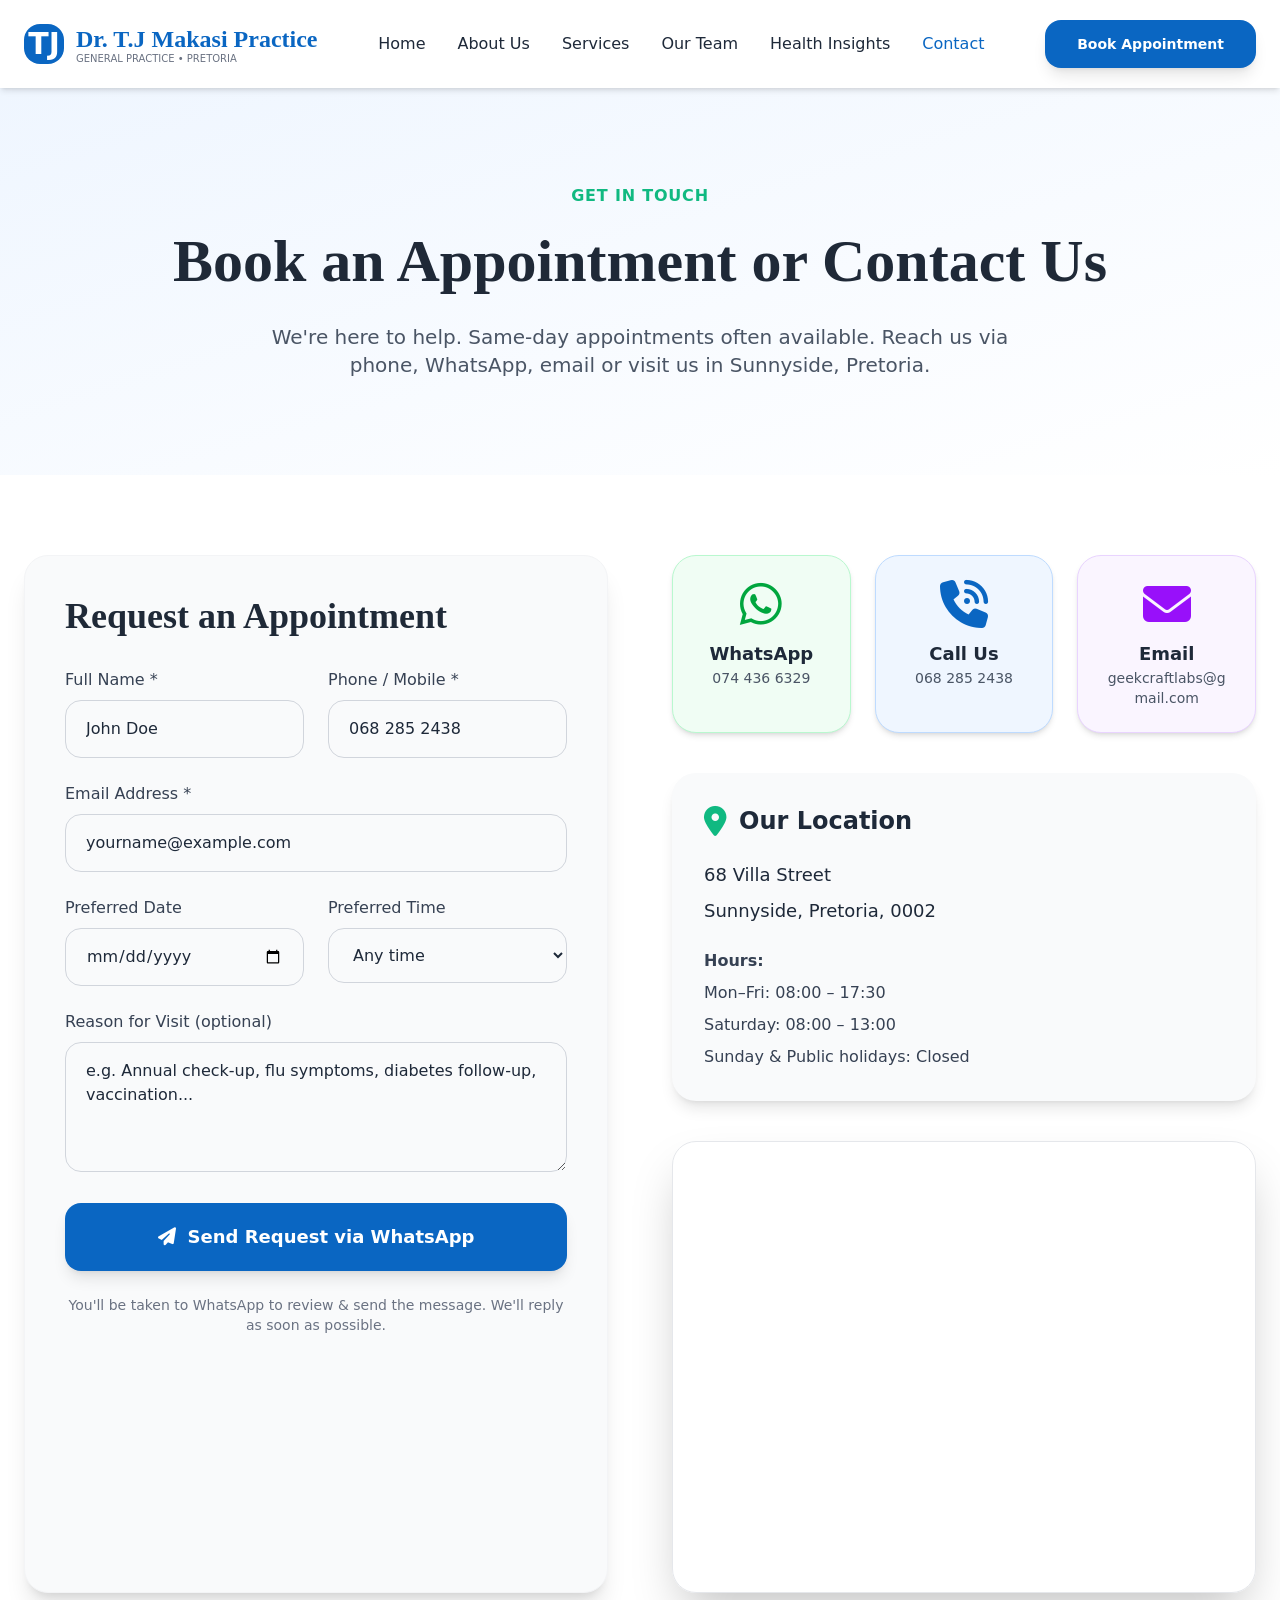
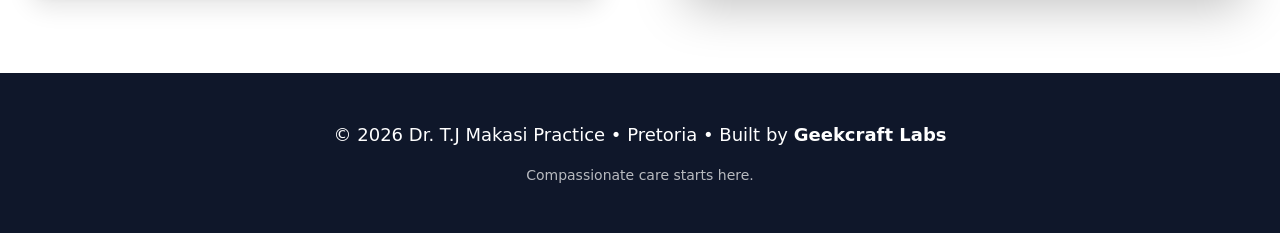
<file: contact.html>
<!DOCTYPE html>
<html lang="en">
<head>
    <meta charset="UTF-8">
    <meta name="viewport" content="width=device-width, initial-scale=1.0">
    <meta name="description" content="Book an appointment or contact Dr. T.J Makasi Practice in Pretoria. Same-day visits, family medicine, chronic care. Sunnyside location.">
    <title>Contact & Book Appointment | Dr. T.J Makasi Practice | Pretoria</title>
    
    <!-- Font Awesome -->
    <link rel="stylesheet" href="https://cdnjs.cloudflare.com/ajax/libs/font-awesome/6.6.0/css/all.min.css">
    
    <!-- Favicon -->
    <link rel="icon" href="https://via.placeholder.com/32x32/0A66C2/ffffff?text=TJ" type="image/x-icon">

    <!-- Tailwind -->
    <link rel="stylesheet" href="assets/css/output.css">
</head>
<body class="text-gray-800 overflow-x-hidden bg-gray-50">

    <!-- NAVBAR (same as before) -->
    <nav class="bg-white shadow-md sticky top-0 z-50">
        <div class="max-w-7xl mx-auto px-6 py-5 flex justify-between items-center">
            <div class="flex items-center gap-3">
                <div class="w-10 h-10 bg-[var(--primary)] rounded-2xl flex items-center justify-center text-white text-3xl font-bold">TJ</div>
                <div>
                    <span class="heading-font text-2xl font-bold text-[var(--primary)]">Dr. T.J Makasi Practice</span>
                    <p class="text-[10px] text-gray-500 -mt-1">GENERAL PRACTICE • PRETORIA</p>
                </div>
            </div>

            <div class="hidden md:flex items-center gap-8 text-base font-medium">
                <a href="index.html" class="nav-link hover:text-[var(--primary)]">Home</a>
                <a href="about.html" class="nav-link hover:text-[var(--primary)]">About Us</a>
                <a href="services.html" class="nav-link hover:text-[var(--primary)]">Services</a>
                <a href="team.html" class="nav-link hover:text-[var(--primary)]">Our Team</a>
                <a href="blog.html" class="nav-link hover:text-[var(--primary)]">Health Insights</a>
                <a href="contact.html" class="nav-link active text-[var(--primary)]">Contact</a>
            </div>

            <a href="contact.html" class="hidden md:block btn-primary px-8 py-3.5 rounded-2xl text-sm font-semibold transition-all shadow-lg">
                Book Appointment
            </a>

            <button id="mobile-menu-btn" class="md:hidden text-3xl text-gray-700">
                <i class="fa-solid fa-bars"></i>
            </button>
        </div>
        
        <div id="mobile-menu" class="hidden md:hidden bg-white border-t py-6 px-6">
            <div class="flex flex-col gap-6 text-lg font-medium">
                <a href="index.html">Home</a>
                <a href="about.html">About Us</a>
                <a href="services.html">Services</a>
                <a href="team.html">Our Team</a>
                <a href="blog.html">Health Insights</a>
                <a href="contact.html" class="active">Contact</a>
                <a href="contact.html" class="btn-primary text-center py-4 rounded-2xl text-white font-semibold">Book Appointment</a>
            </div>
        </div>
    </nav>

    <!-- PAGE HEADER (same) -->
    <section class="bg-gradient-to-br from-blue-50 to-white py-16 md:py-24">
        <div class="max-w-7xl mx-auto px-6 text-center">
            <span class="text-[var(--secondary)] font-semibold tracking-wider uppercase">Get in Touch</span>
            <h1 class="heading-font text-4xl md:text-5xl lg:text-6xl font-bold mt-4 text-[var(--dark)] leading-tight">
                Book an Appointment or Contact Us
            </h1>
            <p class="text-xl text-gray-600 mt-6 max-w-3xl mx-auto">
                We're here to help. Same-day appointments often available. Reach us via phone, WhatsApp, email or visit us in Sunnyside, Pretoria.
            </p>
        </div>
    </section>

    <!-- MAIN CONTENT -->
    <section class="py-16 md:py-20 bg-white">
        <div class="max-w-7xl mx-auto px-6 grid lg:grid-cols-2 gap-12 lg:gap-16">

            <!-- LEFT: Booking Form – now submits to WhatsApp -->
            <div class="bg-gray-50 rounded-3xl p-8 lg:p-10 shadow-xl border border-gray-100">
                <h2 class="heading-font text-3xl md:text-4xl font-bold text-[var(--dark)] mb-8 text-center lg:text-left">
                    Request an Appointment
                </h2>
                
                <form id="booking-form" class="space-y-6">
                    <div class="grid md:grid-cols-2 gap-6">
                        <div>
                            <label class="block text-gray-700 font-medium mb-2">Full Name *</label>
                            <input id="name" type="text" required placeholder="John Doe" class="w-full px-5 py-4 rounded-2xl border border-gray-300 focus:outline-none focus:ring-2 focus:ring-[var(--primary)]/30">
                        </div>
                        <div>
                            <label class="block text-gray-700 font-medium mb-2">Phone / Mobile *</label>
                            <input id="phone" type="tel" required placeholder="068 285 2438" class="w-full px-5 py-4 rounded-2xl border border-gray-300 focus:outline-none focus:ring-2 focus:ring-[var(--primary)]/30">
                        </div>
                    </div>

                    <div>
                        <label class="block text-gray-700 font-medium mb-2">Email Address *</label>
                        <input id="email" type="email" required placeholder="yourname@example.com" class="w-full px-5 py-4 rounded-2xl border border-gray-300 focus:outline-none focus:ring-2 focus:ring-[var(--primary)]/30">
                    </div>

                    <div class="grid md:grid-cols-2 gap-6">
                        <div>
                            <label class="block text-gray-700 font-medium mb-2">Preferred Date</label>
                            <input id="date" type="date" class="w-full px-5 py-4 rounded-2xl border border-gray-300 focus:outline-none focus:ring-2 focus:ring-[var(--primary)]/30">
                        </div>
                        <div>
                            <label class="block text-gray-700 font-medium mb-2">Preferred Time</label>
                            <select id="time" class="w-full px-5 py-4 rounded-2xl border border-gray-300 focus:outline-none focus:ring-2 focus:ring-[var(--primary)]/30">
                                <option value="">Any time</option>
                                <option>Morning (08:00–12:00)</option>
                                <option>Afternoon (12:00–16:00)</option>
                                <option>Late afternoon (16:00–17:30)</option>
                            </select>
                        </div>
                    </div>

                    <div>
                        <label class="block text-gray-700 font-medium mb-2">Reason for Visit (optional)</label>
                        <textarea id="reason" rows="4" placeholder="e.g. Annual check-up, flu symptoms, diabetes follow-up, vaccination..." class="w-full px-5 py-4 rounded-2xl border border-gray-300 focus:outline-none focus:ring-2 focus:ring-[var(--primary)]/30"></textarea>
                    </div>

                    <button type="submit" class="w-full bg-[var(--primary)] text-white py-5 rounded-2xl text-lg font-bold hover:bg-blue-700 transition-all shadow-lg flex items-center justify-center gap-3">
                        <i class="fa-solid fa-paper-plane"></i> Send Request via WhatsApp
                    </button>
                </form>

                <p class="text-center text-sm text-gray-500 mt-6">
                    You'll be taken to WhatsApp to review & send the message. We'll reply as soon as possible.
                </p>
            </div>

            <!-- RIGHT: Contact Info + Map (unchanged) -->
            <div class="space-y-10">

                <div class="grid sm:grid-cols-3 gap-6">
                    <a href="https://wa.me/27744366329?text=Hi%20Dr.%20Makasi%20Practice%2C%20I'd%20like%20to%20book%20an%20appointment" target="_blank" rel="noopener noreferrer"
                       class="bg-green-50 hover:bg-green-100 border border-green-200 rounded-3xl p-6 text-center transition-all shadow-md flex flex-col items-center gap-3">
                        <i class="fa-brands fa-whatsapp text-5xl text-green-600"></i>
                        <div>
                            <div class="font-semibold text-lg">WhatsApp</div>
                            <div class="text-sm text-gray-600">074 436 6329</div>
                        </div>
                    </a>

                    <a href="tel:+27682852438"
                       class="bg-blue-50 hover:bg-blue-100 border border-blue-200 rounded-3xl p-6 text-center transition-all shadow-md flex flex-col items-center gap-3">
                        <i class="fa-solid fa-phone-volume text-5xl text-[var(--primary)]"></i>
                        <div>
                            <div class="font-semibold text-lg">Call Us</div>
                            <div class="text-sm text-gray-600">068 285 2438</div>
                        </div>
                    </a>

                    <a href="mailto:geekcraftlabs@gmail.com"
                       class="bg-purple-50 hover:bg-purple-100 border border-purple-200 rounded-3xl p-6 text-center transition-all shadow-md flex flex-col items-center gap-3">
                        <i class="fa-solid fa-envelope text-5xl text-purple-600"></i>
                        <div>
                            <div class="font-semibold text-lg">Email</div>
                            <div class="text-sm text-gray-600 break-all">geekcraftlabs@gmail.com</div>
                        </div>
                    </a>
                </div>

                <div class="bg-gray-50 rounded-3xl p-8 shadow-lg">
                    <h3 class="text-2xl font-bold mb-6 flex items-center gap-3">
                        <i class="fa-solid fa-location-dot text-[var(--secondary)] text-3xl"></i>
                        Our Location
                    </h3>
                    <p class="text-lg mb-2">68 Villa Street</p>
                    <p class="text-lg mb-6">Sunnyside, Pretoria, 0002</p>

                    <div class="space-y-2 text-gray-700">
                        <p><strong>Hours:</strong></p>
                        <p>Mon–Fri: 08:00 – 17:30</p>
                        <p>Saturday: 08:00 – 13:00</p>
                        <p>Sunday & Public holidays: Closed</p>
                    </div>
                </div>

                <div class="rounded-3xl overflow-hidden shadow-2xl border border-gray-200">
                    <iframe 
                        src="https://www.google.com/maps/embed?pb=!1m18!1m12!1m3!1d3593.485927458857!2d28.2179704!3d-25.754508599999998!2m3!1f0!2f0!3f0!3m2!1i1024!2i768!4f13.1!3m3!1m2!1s0x1e9561920c7bbd3f%3A0x7b2db937435a6201!2s68%20Villa%20St%2C%20Sunnyside%2C%20Pretoria%2C%200002!5e0!3m2!1sen!2sza!4v1774174509636!5m2!1sen!2sza" 
                        width="100%" height="450" style="border:0;" allowfullscreen="" loading="lazy" referrerpolicy="no-referrer-when-downgrade">
                    </iframe>
                </div>

            </div>

        </div>
    </section>

    <!-- FOOTER (same) -->
    <footer class="bg-[#0F172A] text-white py-12">
        <div class="max-w-7xl mx-auto px-6 text-center">
            <p class="text-lg mb-4">© 2026 Dr. T.J Makasi Practice • Pretoria • Built by <strong>Geekcraft Labs</strong></p>
            <p class="text-sm opacity-70">Compassionate care starts here.</p>
        </div>
    </footer>

    <script>
        // Mobile menu toggle
        const btn = document.getElementById('mobile-menu-btn');
        const menu = document.getElementById('mobile-menu');
        btn.addEventListener('click', () => {
            menu.classList.toggle('hidden');
            const icon = btn.querySelector('i');
            icon.classList.toggle('fa-bars');
            icon.classList.toggle('fa-xmark');
        });

        // Form → WhatsApp submission
        document.getElementById('booking-form').addEventListener('submit', function(e) {
            e.preventDefault();

            // Get form values
            const name   = document.getElementById('name').value.trim();
            const phone  = document.getElementById('phone').value.trim();
            const email  = document.getElementById('email').value.trim();
            const date   = document.getElementById('date').value || 'Not specified';
            const time   = document.getElementById('time').value || 'Any time';
            const reason = document.getElementById('reason').value.trim() || 'Not specified';

            // Build formatted message (use %0a for line breaks in WhatsApp)
            const message = 
                `*New Appointment Request*%0a%0a` +
                `Name: ${name}%0a` +
                `Phone: ${phone}%0a` +
                `Email: ${email}%0a` +
                `Preferred Date: ${date}%0a` +
                `Preferred Time: ${time}%0a` +
                `Reason / Notes:%0a${reason.replace(/\n/g, '%0a')}`;

            // WhatsApp number (international format, no spaces/+, just digits)
            const waNumber = '27744366329';  // 0744366329 → 27744366329

            // Create WhatsApp URL
            const waUrl = `https://wa.me/${waNumber}?text=${message}`;

            // Open in new tab (works on mobile → opens app; desktop → opens web.whatsapp.com)
            window.open(waUrl, '_blank');

            // Optional: visual feedback
            alert("Opening WhatsApp with your request. Please review and send the message!");
            
            // Optional: reset form after sending
            this.reset();
        });
    </script>
</body>
</html>
</file>
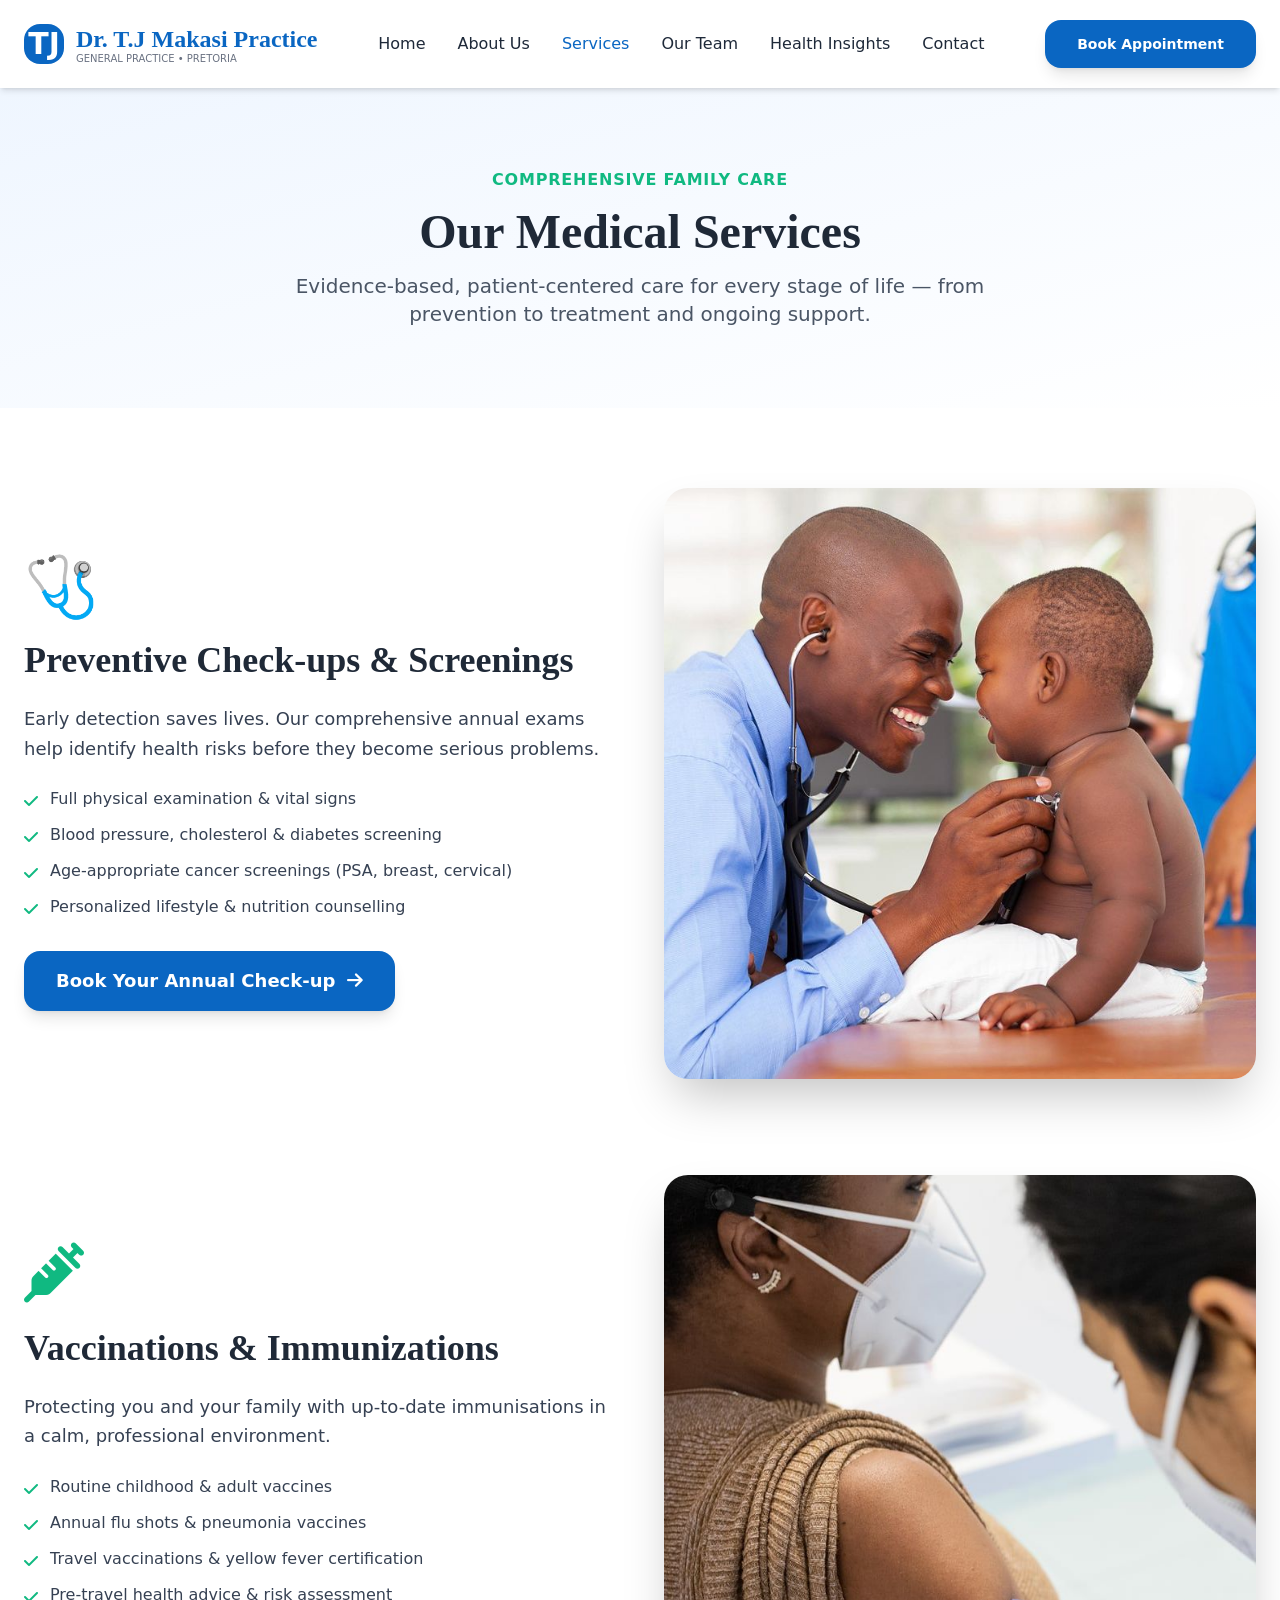
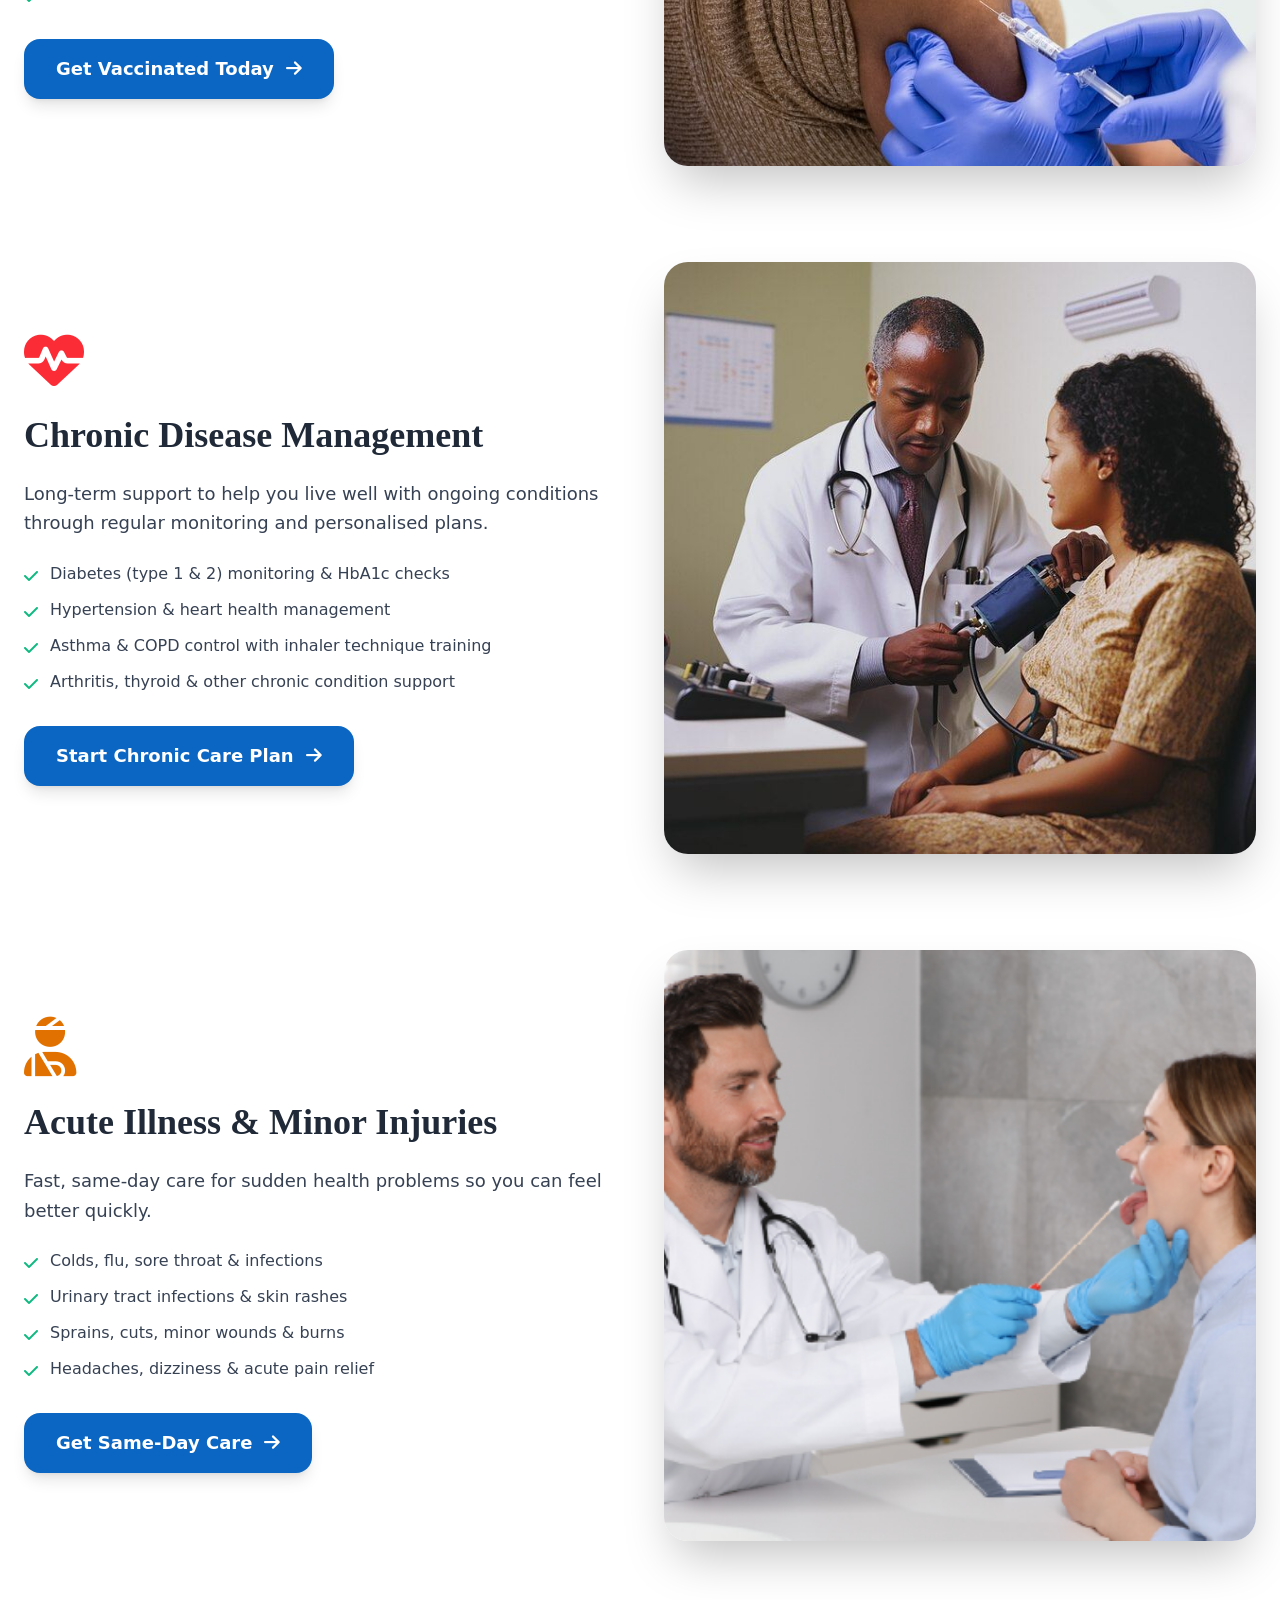
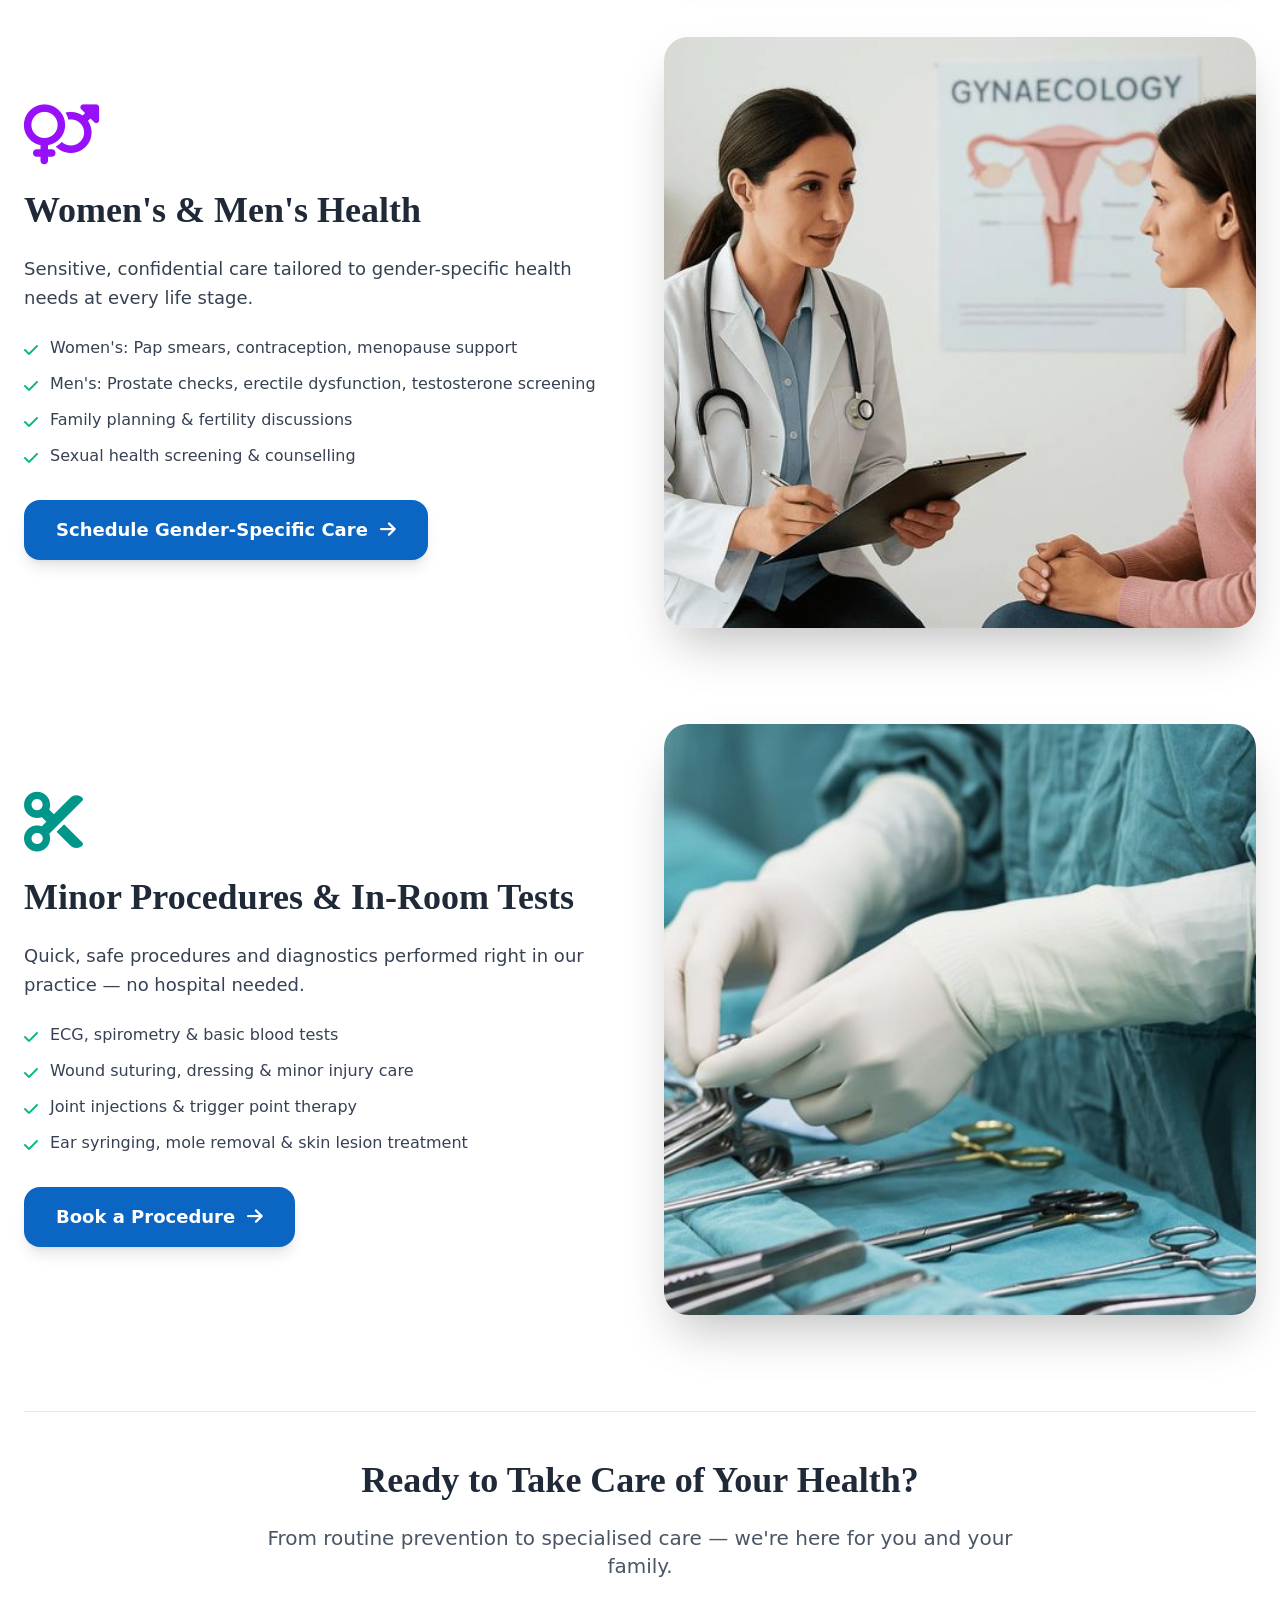
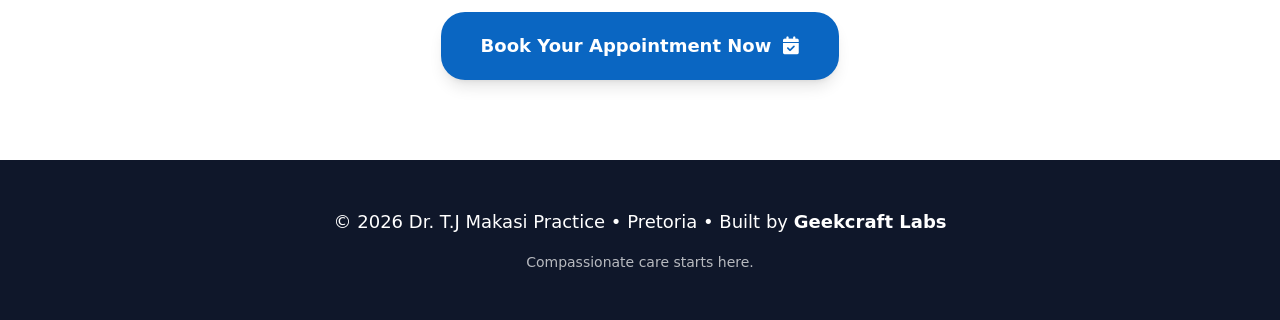
<file: services.html>
<!DOCTYPE html>
<html lang="en">
<head>
    <meta charset="UTF-8">
    <meta name="viewport" content="width=device-width, initial-scale=1.0">
    <meta name="description" content="Comprehensive medical services at Dr. T.J Makasi Practice in Pretoria: preventive check-ups, vaccinations, chronic disease management, acute care, women's & men's health, minor procedures.">
    <title>Our Services | Dr. T.J Makasi Practice | Pretoria</title>
    
    <!-- Icons -->
    <link rel="stylesheet" href="https://cdnjs.cloudflare.com/ajax/libs/font-awesome/6.6.0/css/all.min.css">
    
    <!-- Favicon -->
    <link rel="icon" href="https://via.placeholder.com/32x32/0A66C2/ffffff?text=TJ" type="image/x-icon">

    <!-- Tailwind compiled output -->
    <link rel="stylesheet" href="assets/css/output.css">
</head>
<body class="text-gray-800 overflow-x-hidden bg-gray-50">

    <!-- NAVBAR -->
    <nav class="bg-white shadow-md sticky top-0 z-50">
        <div class="max-w-7xl mx-auto px-6 py-5 flex justify-between items-center">
            <div class="flex items-center gap-3">
                <div class="w-10 h-10 bg-[var(--primary)] rounded-2xl flex items-center justify-center text-white text-3xl font-bold">TJ</div>
                <div>
                    <span class="heading-font text-2xl font-bold text-[var(--primary)]">Dr. T.J Makasi Practice</span>
                    <p class="text-[10px] text-gray-500 -mt-1">GENERAL PRACTICE • PRETORIA</p>
                </div>
            </div>

            <div class="hidden md:flex items-center gap-8 text-sm font-medium">
                <a href="index.html" class="nav-link hover:text-[var(--primary)]">Home</a>
                <a href="about.html" class="nav-link hover:text-[var(--primary)]">About Us</a>
                <a href="services.html" class="nav-link active text-[var(--primary)]">Services</a>
                <a href="team.html" class="nav-link hover:text-[var(--primary)]">Our Team</a>
                <a href="blog.html" class="nav-link hover:text-[var(--primary)]">Health Insights</a>
                <a href="contact.html" class="nav-link hover:text-[var(--primary)]">Contact</a>
            </div>

            <a href="contact.html" class="hidden md:block btn-primary px-8 py-3.5 rounded-2xl text-sm font-semibold transition-all shadow-lg">
                Book Appointment
            </a>

            <button id="mobile-menu-btn" class="md:hidden text-3xl text-gray-700">
                <i class="fa-solid fa-bars"></i>
            </button>
        </div>
        
        <div id="mobile-menu" class="hidden md:hidden bg-white border-t py-6 px-6">
            <div class="flex flex-col gap-6 text-base font-medium">
                <a href="index.html">Home</a>
                <a href="about.html">About Us</a>
                <a href="services.html" class="active">Services</a>
                <a href="team.html">Our Team</a>
                <a href="blog.html">Health Insights</a>
                <a href="contact.html">Contact</a>
                <a href="contact.html" class="btn-primary text-center py-4 rounded-2xl text-white font-semibold">Book Appointment</a>
            </div>
        </div>
    </nav>

    <!-- PAGE HEADER -->
    <section class="bg-gradient-to-br from-blue-50 to-white py-16 md:py-20">
        <div class="max-w-7xl mx-auto px-6 text-center">
            <span class="text-[var(--secondary)] font-semibold tracking-wider uppercase">Comprehensive Family Care</span>
            <h1 class="heading-font text-4xl md:text-5xl font-bold mt-4 text-[var(--dark)]">
                Our Medical Services
            </h1>
            <p class="text-xl text-gray-600 mt-4 max-w-3xl mx-auto">
                Evidence-based, patient-centered care for every stage of life — from prevention to treatment and ongoing support.
            </p>
        </div>
    </section>

    <!-- SERVICES GRID -->
    <section class="py-16 md:py-20 bg-white">
        <div class="max-w-7xl mx-auto px-6 space-y-24">

            <!-- 1. Preventive Check-ups & Screenings -->
            <div class="grid md:grid-cols-2 gap-12 items-center">
                <div>
                    <div class="text-6xl mb-6 text-[var(--primary)]">🩺</div>
                    <h2 class="heading-font text-3xl md:text-4xl font-bold text-[var(--dark)] mb-6">
                        Preventive Check-ups & Screenings
                    </h2>
                    <p class="text-lg text-gray-700 mb-6 leading-relaxed">
                        Early detection saves lives. Our comprehensive annual exams help identify health risks before they become serious problems.
                    </p>
                    <ul class="space-y-3 text-gray-700 mb-8">
                        <li class="flex items-start gap-3"><i class="fa-solid fa-check text-[var(--secondary)] mt-1.5"></i> Full physical examination & vital signs</li>
                        <li class="flex items-start gap-3"><i class="fa-solid fa-check text-[var(--secondary)] mt-1.5"></i> Blood pressure, cholesterol & diabetes screening</li>
                        <li class="flex items-start gap-3"><i class="fa-solid fa-check text-[var(--secondary)] mt-1.5"></i> Age-appropriate cancer screenings (PSA, breast, cervical)</li>
                        <li class="flex items-start gap-3"><i class="fa-solid fa-check text-[var(--secondary)] mt-1.5"></i> Personalized lifestyle & nutrition counselling</li>
                    </ul>
                    <a href="contact.html" class="inline-flex items-center gap-3 bg-(--primary) text-white px-8 py-4 rounded-2xl text-lg font-semibold hover:bg-blue-700 transition-all shadow-lg">
                        Book Your Annual Check-up <i class="fa-solid fa-arrow-right"></i>
                    </a>
                </div>
                <div class="relative w-full aspect-[737/736] overflow-hidden rounded-3xl shadow-2xl">
                    <img 
                        src="assets/images/Check Ups.jpg" 
                        alt="Preventive Check-ups & Screenings" 
                        class="absolute inset-0 w-full h-full object-cover object-center"
                        loading="lazy"
                    >
                </div>
            </div>

            <!-- 2. Vaccinations & Immunizations -->
            <div class="grid md:grid-cols-2 gap-12 items-center">
                <div class="order-2 md:order-1">
                    <div class="text-6xl mb-6 text-[var(--secondary)]"><i class="fa-solid fa-syringe"></i></div>
                    <h2 class="heading-font text-3xl md:text-4xl font-bold text-[var(--dark)] mb-6">
                        Vaccinations & Immunizations
                    </h2>
                    <p class="text-lg text-gray-700 mb-6 leading-relaxed">
                        Protecting you and your family with up-to-date immunisations in a calm, professional environment.
                    </p>
                    <ul class="space-y-3 text-gray-700 mb-8">
                        <li class="flex items-start gap-3"><i class="fa-solid fa-check text-[var(--secondary)] mt-1.5"></i> Routine childhood & adult vaccines</li>
                        <li class="flex items-start gap-3"><i class="fa-solid fa-check text-[var(--secondary)] mt-1.5"></i> Annual flu shots & pneumonia vaccines</li>
                        <li class="flex items-start gap-3"><i class="fa-solid fa-check text-[var(--secondary)] mt-1.5"></i> Travel vaccinations & yellow fever certification</li>
                        <li class="flex items-start gap-3"><i class="fa-solid fa-check text-[var(--secondary)] mt-1.5"></i> Pre-travel health advice & risk assessment</li>
                    </ul>
                    <a href="contact.html" class="inline-flex items-center gap-3 bg-(--primary) text-white px-8 py-4 rounded-2xl text-lg font-semibold hover:bg-blue-700 transition-all shadow-lg">
                        Get Vaccinated Today <i class="fa-solid fa-arrow-right"></i>
                    </a>
                </div>
                <div class="order-1 md:order-2 relative w-full aspect-[737/736] overflow-hidden rounded-3xl shadow-2xl">
                    <img 
                        src="assets/images/Vaccination.jpg" 
                        alt="Vaccinations & Immunizations" 
                        class="absolute inset-0 w-full h-full object-cover object-center"
                        loading="lazy"
                    >
                </div>
            </div>

            <!-- 3. Chronic Disease Management -->
            <div class="grid md:grid-cols-2 gap-12 items-center">
                <div>
                    <div class="text-6xl mb-6 text-red-500"><i class="fa-solid fa-heart-pulse"></i></div>
                    <h2 class="heading-font text-3xl md:text-4xl font-bold text-[var(--dark)] mb-6">
                        Chronic Disease Management
                    </h2>
                    <p class="text-lg text-gray-700 mb-6 leading-relaxed">
                        Long-term support to help you live well with ongoing conditions through regular monitoring and personalised plans.
                    </p>
                    <ul class="space-y-3 text-gray-700 mb-8">
                        <li class="flex items-start gap-3"><i class="fa-solid fa-check text-[var(--secondary)] mt-1.5"></i> Diabetes (type 1 & 2) monitoring & HbA1c checks</li>
                        <li class="flex items-start gap-3"><i class="fa-solid fa-check text-[var(--secondary)] mt-1.5"></i> Hypertension & heart health management</li>
                        <li class="flex items-start gap-3"><i class="fa-solid fa-check text-[var(--secondary)] mt-1.5"></i> Asthma & COPD control with inhaler technique training</li>
                        <li class="flex items-start gap-3"><i class="fa-solid fa-check text-[var(--secondary)] mt-1.5"></i> Arthritis, thyroid & other chronic condition support</li>
                    </ul>
                    <a href="contact.html" class="inline-flex items-center gap-3 bg-(--primary) text-white px-8 py-4 rounded-2xl text-lg font-semibold hover:bg-blue-700 transition-all shadow-lg">
                        Start Chronic Care Plan <i class="fa-solid fa-arrow-right"></i>
                    </a>
                </div>
                <div class="relative w-full aspect-[737/736] overflow-hidden rounded-3xl shadow-2xl">
                    <img 
                        src="assets/images/Chronic.jpg" 
                        alt="Chronic Disease Management" 
                        class="absolute inset-0 w-full h-full object-cover object-center"
                        loading="lazy"
                    >
                </div>
            </div>

            <!-- 4. Acute Illness & Minor Injuries -->
            <div class="grid md:grid-cols-2 gap-12 items-center">
                <div class="order-2 md:order-1">
                    <div class="text-6xl mb-6 text-amber-600"><i class="fa-solid fa-user-injured"></i></div>
                    <h2 class="heading-font text-3xl md:text-4xl font-bold text-[var(--dark)] mb-6">
                        Acute Illness & Minor Injuries
                    </h2>
                    <p class="text-lg text-gray-700 mb-6 leading-relaxed">
                        Fast, same-day care for sudden health problems so you can feel better quickly.
                    </p>
                    <ul class="space-y-3 text-gray-700 mb-8">
                        <li class="flex items-start gap-3"><i class="fa-solid fa-check text-[var(--secondary)] mt-1.5"></i> Colds, flu, sore throat & infections</li>
                        <li class="flex items-start gap-3"><i class="fa-solid fa-check text-[var(--secondary)] mt-1.5"></i> Urinary tract infections & skin rashes</li>
                        <li class="flex items-start gap-3"><i class="fa-solid fa-check text-[var(--secondary)] mt-1.5"></i> Sprains, cuts, minor wounds & burns</li>
                        <li class="flex items-start gap-3"><i class="fa-solid fa-check text-[var(--secondary)] mt-1.5"></i> Headaches, dizziness & acute pain relief</li>
                    </ul>
                    <a href="contact.html" class="inline-flex items-center gap-3 bg-(--primary) text-white px-8 py-4 rounded-2xl text-lg font-semibold hover:bg-blue-700 transition-all shadow-lg">
                        Get Same-Day Care <i class="fa-solid fa-arrow-right"></i>
                    </a>
                </div>
                <div class="order-1 md:order-2 relative w-full aspect-[737/736] overflow-hidden rounded-3xl shadow-2xl">
                    <img 
                        src="assets/images/Accute.jpg" 
                        alt="Acute Illness & Minor Injuries" 
                        class="absolute inset-0 w-full h-full object-cover object-center"
                        loading="lazy"
                    >
                </div>
            </div>

            <!-- 5. Women's & Men's Health -->
            <div class="grid md:grid-cols-2 gap-12 items-center">
                <div>
                    <div class="text-6xl mb-6 text-purple-600"><i class="fa-solid fa-venus-mars"></i></div>
                    <h2 class="heading-font text-3xl md:text-4xl font-bold text-[var(--dark)] mb-6">
                        Women's & Men's Health
                    </h2>
                    <p class="text-lg text-gray-700 mb-6 leading-relaxed">
                        Sensitive, confidential care tailored to gender-specific health needs at every life stage.
                    </p>
                    <ul class="space-y-3 text-gray-700 mb-8">
                        <li class="flex items-start gap-3"><i class="fa-solid fa-check text-[var(--secondary)] mt-1.5"></i> Women's: Pap smears, contraception, menopause support</li>
                        <li class="flex items-start gap-3"><i class="fa-solid fa-check text-[var(--secondary)] mt-1.5"></i> Men's: Prostate checks, erectile dysfunction, testosterone screening</li>
                        <li class="flex items-start gap-3"><i class="fa-solid fa-check text-[var(--secondary)] mt-1.5"></i> Family planning & fertility discussions</li>
                        <li class="flex items-start gap-3"><i class="fa-solid fa-check text-[var(--secondary)] mt-1.5"></i> Sexual health screening & counselling</li>
                    </ul>
                    <a href="contact.html" class="inline-flex items-center gap-3 bg-(--primary) text-white px-8 py-4 rounded-2xl text-lg font-semibold hover:bg-blue-700 transition-all shadow-lg">
                        Schedule Gender-Specific Care <i class="fa-solid fa-arrow-right"></i>
                    </a>
                </div>
                <div class="relative w-full aspect-[737/736] overflow-hidden rounded-3xl shadow-2xl">
                    <img 
                        src="assets/images/Gyna.jpg" 
                        alt="Women's & Men's Health" 
                        class="absolute inset-0 w-full h-full object-cover object-center"
                        loading="lazy"
                    >
                </div>
            </div>

            <!-- 6. Minor Procedures & Tests -->
            <div class="grid md:grid-cols-2 gap-12 items-center">
                <div class="order-2 md:order-1">
                    <div class="text-6xl mb-6 text-teal-600"><i class="fa-solid fa-scissors"></i></div>
                    <h2 class="heading-font text-3xl md:text-4xl font-bold text-[var(--dark)] mb-6">
                        Minor Procedures & In-Room Tests
                    </h2>
                    <p class="text-lg text-gray-700 mb-6 leading-relaxed">
                        Quick, safe procedures and diagnostics performed right in our practice — no hospital needed.
                    </p>
                    <ul class="space-y-3 text-gray-700 mb-8">
                        <li class="flex items-start gap-3"><i class="fa-solid fa-check text-[var(--secondary)] mt-1.5"></i> ECG, spirometry & basic blood tests</li>
                        <li class="flex items-start gap-3"><i class="fa-solid fa-check text-[var(--secondary)] mt-1.5"></i> Wound suturing, dressing & minor injury care</li>
                        <li class="flex items-start gap-3"><i class="fa-solid fa-check text-[var(--secondary)] mt-1.5"></i> Joint injections & trigger point therapy</li>
                        <li class="flex items-start gap-3"><i class="fa-solid fa-check text-[var(--secondary)] mt-1.5"></i> Ear syringing, mole removal & skin lesion treatment</li>
                    </ul>
                    <a href="contact.html" class="inline-flex items-center gap-3 bg-(--primary) text-white px-8 py-4 rounded-2xl text-lg font-semibold hover:bg-blue-700 transition-all shadow-lg">
                        Book a Procedure <i class="fa-solid fa-arrow-right"></i>
                    </a>
                </div>
                <div class="order-1 md:order-2 relative w-full aspect-[737/736] overflow-hidden rounded-3xl shadow-2xl">
                    <img 
                        src="assets/images/surgey.jpg" 
                        alt="Minor Procedures & Tests" 
                        class="absolute inset-0 w-full h-full object-cover object-center"
                        loading="lazy"
                    >
                </div>
            </div>

            <!-- FINAL CTA -->
            <div class="text-center mt-16 pt-12 border-t border-gray-200">
                <h3 class="heading-font text-3xl md:text-4xl font-bold text-[var(--dark)] mb-6">
                    Ready to Take Care of Your Health?
                </h3>
                <p class="text-xl text-gray-600 mb-8 max-w-3xl mx-auto">
                    From routine prevention to specialised care — we're here for you and your family.
                </p>
                <a href="contact.html" class="inline-flex items-center gap-3 bg-(--primary) text-white px-10 py-5 rounded-3xl text-lg font-semibold hover:bg-blue-700 transition-all shadow-lg">
                    Book Your Appointment Now <i class="fa-solid fa-calendar-check"></i>
                </a>
            </div>
        </div>
    </section>

    <!-- FOOTER -->
    <footer class="bg-[#0F172A] text-white py-12">
        <div class="max-w-7xl mx-auto px-6 text-center">
            <p class="text-lg mb-4">© 2026 Dr. T.J Makasi Practice • Pretoria • Built by <strong>Geekcraft Labs</strong></p>
            <p class="text-sm opacity-70">Compassionate care starts here.</p>
        </div>
    </footer>

    <script>
        const btn = document.getElementById('mobile-menu-btn');
        const menu = document.getElementById('mobile-menu');
        btn.addEventListener('click', () => {
            menu.classList.toggle('hidden');
            const icon = btn.querySelector('i');
            icon.classList.toggle('fa-bars');
            icon.classList.toggle('fa-xmark');
        });
    </script>
</body>
</html>
</file>
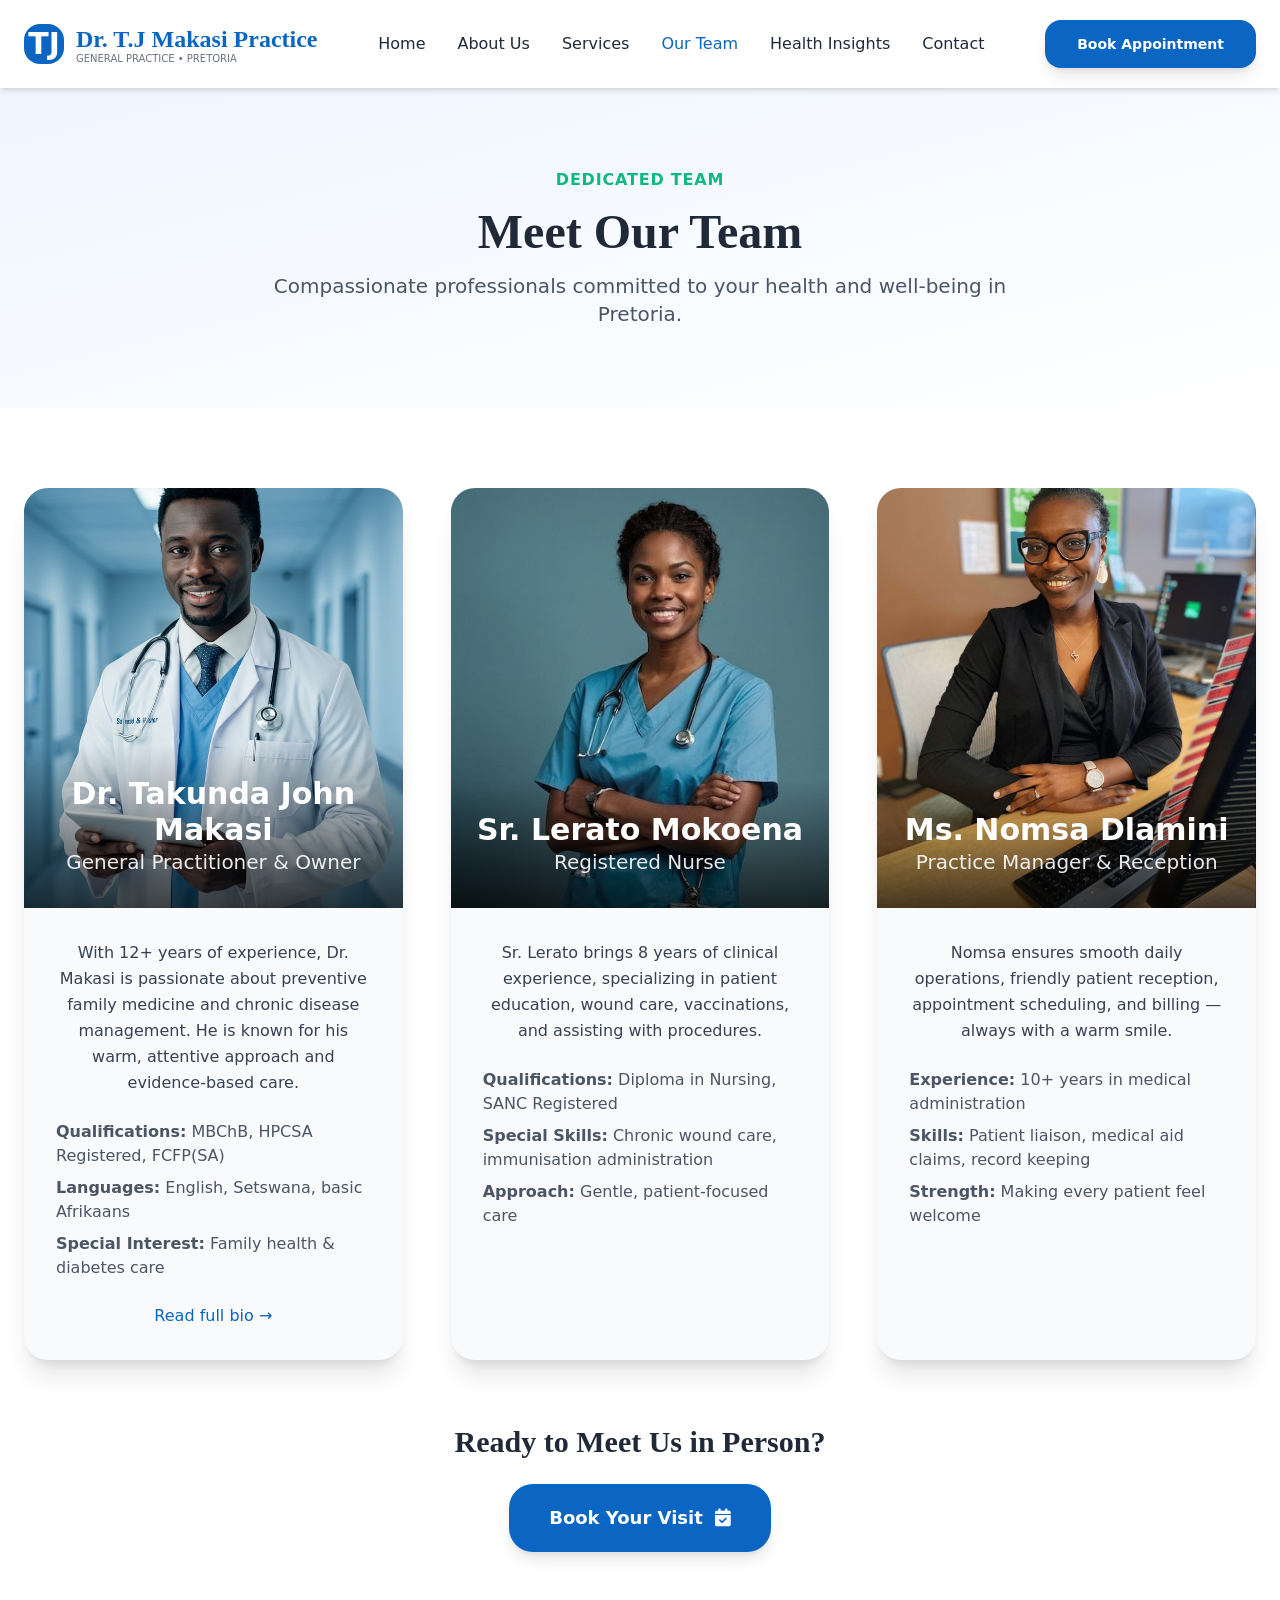
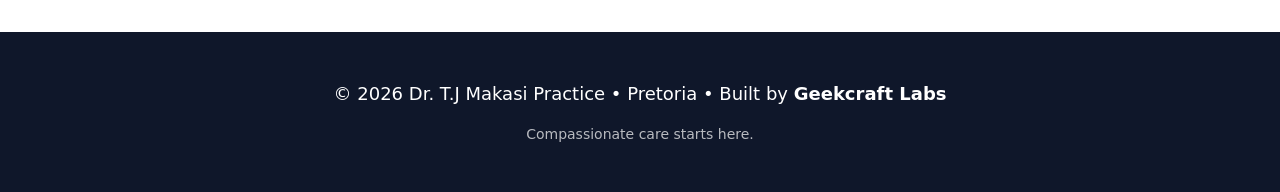
<file: team.html>
<!DOCTYPE html>
<html lang="en">
<head>
    <meta charset="UTF-8">
    <meta name="viewport" content="width=device-width, initial-scale=1.0">
    <meta name="description" content="Meet the team at Dr. T.J Makasi Practice in Pretoria: Dr. Takunda John Makasi, Sr. Lerato Mokoena (nurse), and Ms. Nomsa Dlamini (practice manager).">
    <title>Our Team | Dr. T.J Makasi Practice | Pretoria</title>
    
    <!-- Icons -->
    <link rel="stylesheet" href="https://cdnjs.cloudflare.com/ajax/libs/font-awesome/6.6.0/css/all.min.css">
    
    <!-- Favicon -->
    <link rel="icon" href="https://via.placeholder.com/32x32/0A66C2/ffffff?text=TJ" type="image/x-icon">

    <!-- Tailwind compiled output -->
    <link rel="stylesheet" href="assets/css/output.css">
</head>
<body class="text-gray-800 overflow-x-hidden bg-gray-50">

    <!-- NAVBAR -->
    <nav class="bg-white shadow-md sticky top-0 z-50">
        <div class="max-w-7xl mx-auto px-6 py-5 flex justify-between items-center">
            <div class="flex items-center gap-3">
                <div class="w-10 h-10 bg-[var(--primary)] rounded-2xl flex items-center justify-center text-white text-3xl font-bold">TJ</div>
                <div>
                    <span class="heading-font text-2xl font-bold text-[var(--primary)]">Dr. T.J Makasi Practice</span>
                    <p class="text-[10px] text-gray-500 -mt-1">GENERAL PRACTICE • PRETORIA</p>
                </div>
            </div>

            <div class="hidden md:flex items-center gap-8 text-sm font-medium">
                <a href="index.html" class="nav-link hover:text-[var(--primary)]">Home</a>
                <a href="about.html" class="nav-link hover:text-[var(--primary)]">About Us</a>
                <a href="services.html" class="nav-link hover:text-[var(--primary)]">Services</a>
                <a href="team.html" class="nav-link active text-[var(--primary)]">Our Team</a>
                <a href="blog.html" class="nav-link hover:text-[var(--primary)]">Health Insights</a>
                <a href="contact.html" class="nav-link hover:text-[var(--primary)]">Contact</a>
            </div>

            <a href="contact.html" class="hidden md:block btn-primary px-8 py-3.5 rounded-2xl text-sm font-semibold transition-all shadow-lg">
                Book Appointment
            </a>

            <button id="mobile-menu-btn" class="md:hidden text-3xl text-gray-700">
                <i class="fa-solid fa-bars"></i>
            </button>
        </div>
        
        <div id="mobile-menu" class="hidden md:hidden bg-white border-t py-6 px-6">
            <div class="flex flex-col gap-6 text-base font-medium">
                <a href="index.html">Home</a>
                <a href="about.html">About Us</a>
                <a href="services.html">Services</a>
                <a href="team.html" class="active">Our Team</a>
                <a href="blog.html">Health Insights</a>
                <a href="contact.html">Contact</a>
                <a href="contact.html" class="btn-primary text-center py-4 rounded-2xl text-white font-semibold">Book Appointment</a>
            </div>
        </div>
    </nav>

    <!-- PAGE HEADER -->
    <section class="bg-gradient-to-br from-blue-50 to-white py-16 md:py-20">
        <div class="max-w-7xl mx-auto px-6 text-center">
            <span class="text-[var(--secondary)] font-semibold tracking-wider uppercase">Dedicated Team</span>
            <h1 class="heading-font text-4xl md:text-5xl font-bold mt-4 text-[var(--dark)]">
                Meet Our Team
            </h1>
            <p class="text-xl text-gray-600 mt-4 max-w-3xl mx-auto">
                Compassionate professionals committed to your health and well-being in Pretoria.
            </p>
        </div>
    </section>

    <!-- TEAM MEMBERS -->
    <section class="py-16 md:py-20 bg-white">
        <div class="max-w-7xl mx-auto px-6">
            <div class="grid md:grid-cols-3 gap-12">

                <!-- Doctor -->
                <div class="bg-gray-50 rounded-3xl overflow-hidden shadow-xl text-center transition-transform hover:scale-[1.02]">
                    <div class="relative">
                        <!-- CHANGE: Your doctor photo (larger size now) -->
                        <img 
                            src="assets/images/doctor image.jpg" 
                            alt="Dr. Takunda John Makasi" 
                            class="w-full h-96 lg:h-[420px] object-cover object-center"
                            loading="lazy"
                        >
                        <div class="absolute bottom-0 left-0 right-0 bg-gradient-to-t from-black/70 to-transparent py-8">
                            <h3 class="text-white text-2xl md:text-3xl font-bold">Dr. Takunda John Makasi</h3>
                            <p class="text-white/90 text-lg md:text-xl">General Practitioner & Owner</p>
                        </div>
                    </div>
                    <div class="p-8">
                        <p class="text-gray-700 mb-6 leading-relaxed">
                            With 12+ years of experience, Dr. Makasi is passionate about preventive family medicine and chronic disease management. He is known for his warm, attentive approach and evidence-based care.
                        </p>
                        <ul class="text-left text-gray-600 space-y-2 mb-6 text-sm md:text-base">
                            <li><strong>Qualifications:</strong> MBChB, HPCSA Registered, FCFP(SA)</li>
                            <li><strong>Languages:</strong> English, Setswana, basic Afrikaans</li>
                            <li><strong>Special Interest:</strong> Family health & diabetes care</li>
                        </ul>
                        <a href="about.html" class="text-[var(--primary)] font-medium hover:underline">
                            Read full bio →
                        </a>
                    </div>
                </div>

                <!-- Nurse -->
                <div class="bg-gray-50 rounded-3xl overflow-hidden shadow-xl text-center transition-transform hover:scale-[1.02]">
                    <div class="relative">
                        <!-- CHANGE: Your nurse photo (larger size now) -->
                        <img 
                            src="assets/images/nurse.jpg" 
                            alt="Sr. Lerato Mokoena" 
                            class="w-full h-96 lg:h-[420px] object-cover object-center"
                            loading="lazy"
                        >
                        <div class="absolute bottom-0 left-0 right-0 bg-gradient-to-t from-black/70 to-transparent py-8">
                            <h3 class="text-white text-2xl md:text-3xl font-bold">Sr. Lerato Mokoena</h3>
                            <p class="text-white/90 text-lg md:text-xl">Registered Nurse</p>
                        </div>
                    </div>
                    <div class="p-8">
                        <p class="text-gray-700 mb-6 leading-relaxed">
                            Sr. Lerato brings 8 years of clinical experience, specializing in patient education, wound care, vaccinations, and assisting with procedures.
                        </p>
                        <ul class="text-left text-gray-600 space-y-2 mb-6 text-sm md:text-base">
                            <li><strong>Qualifications:</strong> Diploma in Nursing, SANC Registered</li>
                            <li><strong>Special Skills:</strong> Chronic wound care, immunisation administration</li>
                            <li><strong>Approach:</strong> Gentle, patient-focused care</li>
                        </ul>
                    </div>
                </div>

                <!-- Receptionist / Practice Manager -->
                <div class="bg-gray-50 rounded-3xl overflow-hidden shadow-xl text-center transition-transform hover:scale-[1.02]">
                    <div class="relative">
                        <!-- CHANGE: Your receptionist photo (larger size now) -->
                        <img 
                            src="assets/images/reception.jpg" 
                            alt="Ms. Nomsa Dlamini" 
                            class="w-full h-96 lg:h-[420px] object-cover object-center"
                            loading="lazy"
                        >
                        <div class="absolute bottom-0 left-0 right-0 bg-gradient-to-t from-black/70 to-transparent py-8">
                            <h3 class="text-white text-2xl md:text-3xl font-bold">Ms. Nomsa Dlamini</h3>
                            <p class="text-white/90 text-lg md:text-xl">Practice Manager & Reception</p>
                        </div>
                    </div>
                    <div class="p-8">
                        <p class="text-gray-700 mb-6 leading-relaxed">
                            Nomsa ensures smooth daily operations, friendly patient reception, appointment scheduling, and billing — always with a warm smile.
                        </p>
                        <ul class="text-left text-gray-600 space-y-2 mb-6 text-sm md:text-base">
                            <li><strong>Experience:</strong> 10+ years in medical administration</li>
                            <li><strong>Skills:</strong> Patient liaison, medical aid claims, record keeping</li>
                            <li><strong>Strength:</strong> Making every patient feel welcome</li>
                        </ul>
                    </div>
                </div>

            </div>

            <!-- CTA -->
            <div class="text-center mt-16">
                <h3 class="heading-font text-3xl font-bold text-[var(--dark)] mb-6">
                    Ready to Meet Us in Person?
                </h3>
                <a href="contact.html" class="inline-flex items-center gap-3 bg-(--primary) text-white px-10 py-5 rounded-3xl text-lg font-semibold hover:bg-blue-700 transition-all shadow-lg">
                    Book Your Visit <i class="fa-solid fa-calendar-check"></i>
                </a>
            </div>
        </div>
    </section>

    <!-- FOOTER -->
    <footer class="bg-[#0F172A] text-white py-12">
        <div class="max-w-7xl mx-auto px-6 text-center">
            <p class="text-lg mb-4">© 2026 Dr. T.J Makasi Practice • Pretoria • Built by <strong>Geekcraft Labs</strong></p>
            <p class="text-sm opacity-70">Compassionate care starts here.</p>
        </div>
    </footer>

    <script>
        const btn = document.getElementById('mobile-menu-btn');
        const menu = document.getElementById('mobile-menu');
        btn.addEventListener('click', () => {
            menu.classList.toggle('hidden');
            const icon = btn.querySelector('i');
            icon.classList.toggle('fa-bars');
            icon.classList.toggle('fa-xmark');
        });
    </script>
</body>
</html>
</file>
<file: assets/css/output.css>
/*! tailwindcss v4.2.2 | MIT License | https://tailwindcss.com */
@layer properties;
@layer theme, base, components, utilities;
@layer theme {
  :root, :host {
    --font-sans: ui-sans-serif, system-ui, sans-serif, 'Apple Color Emoji', 'Segoe UI Emoji', 'Segoe UI Symbol',
    'Noto Color Emoji';
    --font-mono: ui-monospace, SFMono-Regular, Menlo, Monaco, Consolas, 'Liberation Mono', 'Courier New',
    monospace;
    --color-red-500: oklch(63.7% 0.237 25.331);
    --color-red-600: oklch(57.7% 0.245 27.325);
    --color-amber-600: oklch(66.6% 0.179 58.318);
    --color-green-50: oklch(98.2% 0.018 155.826);
    --color-green-100: oklch(96.2% 0.044 156.743);
    --color-green-200: oklch(92.5% 0.084 155.995);
    --color-green-600: oklch(62.7% 0.194 149.214);
    --color-teal-600: oklch(60% 0.118 184.704);
    --color-blue-50: oklch(97% 0.014 254.604);
    --color-blue-100: oklch(93.2% 0.032 255.585);
    --color-blue-200: oklch(88.2% 0.059 254.128);
    --color-blue-600: oklch(54.6% 0.245 262.881);
    --color-blue-700: oklch(48.8% 0.243 264.376);
    --color-purple-50: oklch(97.7% 0.014 308.299);
    --color-purple-100: oklch(94.6% 0.033 307.174);
    --color-purple-200: oklch(90.2% 0.063 306.703);
    --color-purple-600: oklch(55.8% 0.288 302.321);
    --color-gray-50: oklch(98.5% 0.002 247.839);
    --color-gray-100: oklch(96.7% 0.003 264.542);
    --color-gray-200: oklch(92.8% 0.006 264.531);
    --color-gray-300: oklch(87.2% 0.01 258.338);
    --color-gray-500: oklch(55.1% 0.027 264.364);
    --color-gray-600: oklch(44.6% 0.03 256.802);
    --color-gray-700: oklch(37.3% 0.034 259.733);
    --color-gray-800: oklch(27.8% 0.033 256.848);
    --color-black: #000;
    --color-white: #fff;
    --spacing: 0.25rem;
    --container-lg: 32rem;
    --container-3xl: 48rem;
    --container-4xl: 56rem;
    --container-5xl: 64rem;
    --container-7xl: 80rem;
    --text-xs: 0.75rem;
    --text-xs--line-height: calc(1 / 0.75);
    --text-sm: 0.875rem;
    --text-sm--line-height: calc(1.25 / 0.875);
    --text-base: 1rem;
    --text-base--line-height: calc(1.5 / 1);
    --text-lg: 1.125rem;
    --text-lg--line-height: calc(1.75 / 1.125);
    --text-xl: 1.25rem;
    --text-xl--line-height: calc(1.75 / 1.25);
    --text-2xl: 1.5rem;
    --text-2xl--line-height: calc(2 / 1.5);
    --text-3xl: 1.875rem;
    --text-3xl--line-height: calc(2.25 / 1.875);
    --text-4xl: 2.25rem;
    --text-4xl--line-height: calc(2.5 / 2.25);
    --text-5xl: 3rem;
    --text-5xl--line-height: 1;
    --text-6xl: 3.75rem;
    --text-6xl--line-height: 1;
    --text-7xl: 4.5rem;
    --text-7xl--line-height: 1;
    --font-weight-medium: 500;
    --font-weight-semibold: 600;
    --font-weight-bold: 700;
    --tracking-wider: 0.05em;
    --tracking-widest: 0.1em;
    --leading-tight: 1.25;
    --leading-relaxed: 1.625;
    --radius-xl: 0.75rem;
    --radius-2xl: 1rem;
    --radius-3xl: 1.5rem;
    --ease-in-out: cubic-bezier(0.4, 0, 0.2, 1);
    --default-transition-duration: 150ms;
    --default-transition-timing-function: cubic-bezier(0.4, 0, 0.2, 1);
    --default-font-family: var(--font-sans);
    --default-mono-font-family: var(--font-mono);
  }
}
@layer base {
  *, ::after, ::before, ::backdrop, ::file-selector-button {
    box-sizing: border-box;
    margin: 0;
    padding: 0;
    border: 0 solid;
  }
  html, :host {
    line-height: 1.5;
    -webkit-text-size-adjust: 100%;
    tab-size: 4;
    font-family: var(--default-font-family, ui-sans-serif, system-ui, sans-serif, 'Apple Color Emoji', 'Segoe UI Emoji', 'Segoe UI Symbol', 'Noto Color Emoji');
    font-feature-settings: var(--default-font-feature-settings, normal);
    font-variation-settings: var(--default-font-variation-settings, normal);
    -webkit-tap-highlight-color: transparent;
  }
  hr {
    height: 0;
    color: inherit;
    border-top-width: 1px;
  }
  abbr:where([title]) {
    -webkit-text-decoration: underline dotted;
    text-decoration: underline dotted;
  }
  h1, h2, h3, h4, h5, h6 {
    font-size: inherit;
    font-weight: inherit;
  }
  a {
    color: inherit;
    -webkit-text-decoration: inherit;
    text-decoration: inherit;
  }
  b, strong {
    font-weight: bolder;
  }
  code, kbd, samp, pre {
    font-family: var(--default-mono-font-family, ui-monospace, SFMono-Regular, Menlo, Monaco, Consolas, 'Liberation Mono', 'Courier New', monospace);
    font-feature-settings: var(--default-mono-font-feature-settings, normal);
    font-variation-settings: var(--default-mono-font-variation-settings, normal);
    font-size: 1em;
  }
  small {
    font-size: 80%;
  }
  sub, sup {
    font-size: 75%;
    line-height: 0;
    position: relative;
    vertical-align: baseline;
  }
  sub {
    bottom: -0.25em;
  }
  sup {
    top: -0.5em;
  }
  table {
    text-indent: 0;
    border-color: inherit;
    border-collapse: collapse;
  }
  :-moz-focusring {
    outline: auto;
  }
  progress {
    vertical-align: baseline;
  }
  summary {
    display: list-item;
  }
  ol, ul, menu {
    list-style: none;
  }
  img, svg, video, canvas, audio, iframe, embed, object {
    display: block;
    vertical-align: middle;
  }
  img, video {
    max-width: 100%;
    height: auto;
  }
  button, input, select, optgroup, textarea, ::file-selector-button {
    font: inherit;
    font-feature-settings: inherit;
    font-variation-settings: inherit;
    letter-spacing: inherit;
    color: inherit;
    border-radius: 0;
    background-color: transparent;
    opacity: 1;
  }
  :where(select:is([multiple], [size])) optgroup {
    font-weight: bolder;
  }
  :where(select:is([multiple], [size])) optgroup option {
    padding-inline-start: 20px;
  }
  ::file-selector-button {
    margin-inline-end: 4px;
  }
  ::placeholder {
    opacity: 1;
  }
  @supports (not (-webkit-appearance: -apple-pay-button))  or (contain-intrinsic-size: 1px) {
    ::placeholder {
      color: currentcolor;
      @supports (color: color-mix(in lab, red, red)) {
        color: color-mix(in oklab, currentcolor 50%, transparent);
      }
    }
  }
  textarea {
    resize: vertical;
  }
  ::-webkit-search-decoration {
    -webkit-appearance: none;
  }
  ::-webkit-date-and-time-value {
    min-height: 1lh;
    text-align: inherit;
  }
  ::-webkit-datetime-edit {
    display: inline-flex;
  }
  ::-webkit-datetime-edit-fields-wrapper {
    padding: 0;
  }
  ::-webkit-datetime-edit, ::-webkit-datetime-edit-year-field, ::-webkit-datetime-edit-month-field, ::-webkit-datetime-edit-day-field, ::-webkit-datetime-edit-hour-field, ::-webkit-datetime-edit-minute-field, ::-webkit-datetime-edit-second-field, ::-webkit-datetime-edit-millisecond-field, ::-webkit-datetime-edit-meridiem-field {
    padding-block: 0;
  }
  ::-webkit-calendar-picker-indicator {
    line-height: 1;
  }
  :-moz-ui-invalid {
    box-shadow: none;
  }
  button, input:where([type='button'], [type='reset'], [type='submit']), ::file-selector-button {
    appearance: button;
  }
  ::-webkit-inner-spin-button, ::-webkit-outer-spin-button {
    height: auto;
  }
  [hidden]:where(:not([hidden='until-found'])) {
    display: none !important;
  }
}
@layer utilities {
  .absolute {
    position: absolute;
  }
  .relative {
    position: relative;
  }
  .sticky {
    position: sticky;
  }
  .inset-0 {
    inset: calc(var(--spacing) * 0);
  }
  .top-0 {
    top: calc(var(--spacing) * 0);
  }
  .top-4 {
    top: calc(var(--spacing) * 4);
  }
  .-right-6 {
    right: calc(var(--spacing) * -6);
  }
  .right-0 {
    right: calc(var(--spacing) * 0);
  }
  .-bottom-6 {
    bottom: calc(var(--spacing) * -6);
  }
  .bottom-0 {
    bottom: calc(var(--spacing) * 0);
  }
  .left-0 {
    left: calc(var(--spacing) * 0);
  }
  .left-4 {
    left: calc(var(--spacing) * 4);
  }
  .z-50 {
    z-index: 50;
  }
  .order-1 {
    order: 1;
  }
  .order-2 {
    order: 2;
  }
  .col-span-4 {
    grid-column: span 4 / span 4;
  }
  .col-span-8 {
    grid-column: span 8 / span 8;
  }
  .mx-auto {
    margin-inline: auto;
  }
  .-mt-1 {
    margin-top: calc(var(--spacing) * -1);
  }
  .mt-1 {
    margin-top: calc(var(--spacing) * 1);
  }
  .mt-1\.5 {
    margin-top: calc(var(--spacing) * 1.5);
  }
  .mt-4 {
    margin-top: calc(var(--spacing) * 4);
  }
  .mt-6 {
    margin-top: calc(var(--spacing) * 6);
  }
  .mt-8 {
    margin-top: calc(var(--spacing) * 8);
  }
  .mt-12 {
    margin-top: calc(var(--spacing) * 12);
  }
  .mt-16 {
    margin-top: calc(var(--spacing) * 16);
  }
  .mr-2 {
    margin-right: calc(var(--spacing) * 2);
  }
  .mb-2 {
    margin-bottom: calc(var(--spacing) * 2);
  }
  .mb-4 {
    margin-bottom: calc(var(--spacing) * 4);
  }
  .mb-6 {
    margin-bottom: calc(var(--spacing) * 6);
  }
  .mb-8 {
    margin-bottom: calc(var(--spacing) * 8);
  }
  .mb-10 {
    margin-bottom: calc(var(--spacing) * 10);
  }
  .mb-12 {
    margin-bottom: calc(var(--spacing) * 12);
  }
  .mb-16 {
    margin-bottom: calc(var(--spacing) * 16);
  }
  .line-clamp-2 {
    overflow: hidden;
    display: -webkit-box;
    -webkit-box-orient: vertical;
    -webkit-line-clamp: 2;
  }
  .line-clamp-3 {
    overflow: hidden;
    display: -webkit-box;
    -webkit-box-orient: vertical;
    -webkit-line-clamp: 3;
  }
  .block {
    display: block;
  }
  .flex {
    display: flex;
  }
  .grid {
    display: grid;
  }
  .hidden {
    display: none;
  }
  .inline-block {
    display: inline-block;
  }
  .inline-flex {
    display: inline-flex;
  }
  .table {
    display: table;
  }
  .aspect-\[4\/3\] {
    aspect-ratio: 4/3;
  }
  .aspect-\[737\/736\] {
    aspect-ratio: 737/736;
  }
  .h-10 {
    height: calc(var(--spacing) * 10);
  }
  .h-56 {
    height: calc(var(--spacing) * 56);
  }
  .h-80 {
    height: calc(var(--spacing) * 80);
  }
  .h-96 {
    height: calc(var(--spacing) * 96);
  }
  .h-\[90vh\] {
    height: 90vh;
  }
  .h-full {
    height: 100%;
  }
  .w-10 {
    width: calc(var(--spacing) * 10);
  }
  .w-full {
    width: 100%;
  }
  .max-w-3xl {
    max-width: var(--container-3xl);
  }
  .max-w-4xl {
    max-width: var(--container-4xl);
  }
  .max-w-5xl {
    max-width: var(--container-5xl);
  }
  .max-w-7xl {
    max-width: var(--container-7xl);
  }
  .max-w-lg {
    max-width: var(--container-lg);
  }
  .border-collapse {
    border-collapse: collapse;
  }
  .resize {
    resize: both;
  }
  .grid-cols-1 {
    grid-template-columns: repeat(1, minmax(0, 1fr));
  }
  .grid-cols-12 {
    grid-template-columns: repeat(12, minmax(0, 1fr));
  }
  .flex-col {
    flex-direction: column;
  }
  .items-center {
    align-items: center;
  }
  .items-start {
    align-items: flex-start;
  }
  .justify-between {
    justify-content: space-between;
  }
  .justify-center {
    justify-content: center;
  }
  .gap-3 {
    gap: calc(var(--spacing) * 3);
  }
  .gap-4 {
    gap: calc(var(--spacing) * 4);
  }
  .gap-5 {
    gap: calc(var(--spacing) * 5);
  }
  .gap-6 {
    gap: calc(var(--spacing) * 6);
  }
  .gap-8 {
    gap: calc(var(--spacing) * 8);
  }
  .gap-10 {
    gap: calc(var(--spacing) * 10);
  }
  .gap-12 {
    gap: calc(var(--spacing) * 12);
  }
  .space-y-2 {
    :where(& > :not(:last-child)) {
      --tw-space-y-reverse: 0;
      margin-block-start: calc(calc(var(--spacing) * 2) * var(--tw-space-y-reverse));
      margin-block-end: calc(calc(var(--spacing) * 2) * calc(1 - var(--tw-space-y-reverse)));
    }
  }
  .space-y-3 {
    :where(& > :not(:last-child)) {
      --tw-space-y-reverse: 0;
      margin-block-start: calc(calc(var(--spacing) * 3) * var(--tw-space-y-reverse));
      margin-block-end: calc(calc(var(--spacing) * 3) * calc(1 - var(--tw-space-y-reverse)));
    }
  }
  .space-y-4 {
    :where(& > :not(:last-child)) {
      --tw-space-y-reverse: 0;
      margin-block-start: calc(calc(var(--spacing) * 4) * var(--tw-space-y-reverse));
      margin-block-end: calc(calc(var(--spacing) * 4) * calc(1 - var(--tw-space-y-reverse)));
    }
  }
  .space-y-5 {
    :where(& > :not(:last-child)) {
      --tw-space-y-reverse: 0;
      margin-block-start: calc(calc(var(--spacing) * 5) * var(--tw-space-y-reverse));
      margin-block-end: calc(calc(var(--spacing) * 5) * calc(1 - var(--tw-space-y-reverse)));
    }
  }
  .space-y-6 {
    :where(& > :not(:last-child)) {
      --tw-space-y-reverse: 0;
      margin-block-start: calc(calc(var(--spacing) * 6) * var(--tw-space-y-reverse));
      margin-block-end: calc(calc(var(--spacing) * 6) * calc(1 - var(--tw-space-y-reverse)));
    }
  }
  .space-y-10 {
    :where(& > :not(:last-child)) {
      --tw-space-y-reverse: 0;
      margin-block-start: calc(calc(var(--spacing) * 10) * var(--tw-space-y-reverse));
      margin-block-end: calc(calc(var(--spacing) * 10) * calc(1 - var(--tw-space-y-reverse)));
    }
  }
  .space-y-24 {
    :where(& > :not(:last-child)) {
      --tw-space-y-reverse: 0;
      margin-block-start: calc(calc(var(--spacing) * 24) * var(--tw-space-y-reverse));
      margin-block-end: calc(calc(var(--spacing) * 24) * calc(1 - var(--tw-space-y-reverse)));
    }
  }
  .overflow-hidden {
    overflow: hidden;
  }
  .overflow-x-hidden {
    overflow-x: hidden;
  }
  .rounded-2xl {
    border-radius: var(--radius-2xl);
  }
  .rounded-3xl {
    border-radius: var(--radius-3xl);
  }
  .rounded-full {
    border-radius: calc(infinity * 1px);
  }
  .rounded-xl {
    border-radius: var(--radius-xl);
  }
  .border {
    border-style: var(--tw-border-style);
    border-width: 1px;
  }
  .border-t {
    border-top-style: var(--tw-border-style);
    border-top-width: 1px;
  }
  .border-l-4 {
    border-left-style: var(--tw-border-style);
    border-left-width: 4px;
  }
  .border-\[var\(--primary\)\] {
    border-color: var(--primary);
  }
  .border-blue-200 {
    border-color: var(--color-blue-200);
  }
  .border-gray-100 {
    border-color: var(--color-gray-100);
  }
  .border-gray-200 {
    border-color: var(--color-gray-200);
  }
  .border-gray-300 {
    border-color: var(--color-gray-300);
  }
  .border-green-200 {
    border-color: var(--color-green-200);
  }
  .border-purple-200 {
    border-color: var(--color-purple-200);
  }
  .bg-\(--primary\) {
    background-color: var(--primary);
  }
  .bg-\[\#0F172A\] {
    background-color: #0F172A;
  }
  .bg-\[var\(--primary\)\] {
    background-color: var(--primary);
  }
  .bg-\[var\(--secondary\)\] {
    background-color: var(--secondary);
  }
  .bg-blue-50 {
    background-color: var(--color-blue-50);
  }
  .bg-blue-600 {
    background-color: var(--color-blue-600);
  }
  .bg-gray-50 {
    background-color: var(--color-gray-50);
  }
  .bg-gray-200 {
    background-color: var(--color-gray-200);
  }
  .bg-green-50 {
    background-color: var(--color-green-50);
  }
  .bg-purple-50 {
    background-color: var(--color-purple-50);
  }
  .bg-purple-600 {
    background-color: var(--color-purple-600);
  }
  .bg-red-600 {
    background-color: var(--color-red-600);
  }
  .bg-white {
    background-color: var(--color-white);
  }
  .bg-gradient-to-br {
    --tw-gradient-position: to bottom right in oklab;
    background-image: linear-gradient(var(--tw-gradient-stops));
  }
  .bg-gradient-to-t {
    --tw-gradient-position: to top in oklab;
    background-image: linear-gradient(var(--tw-gradient-stops));
  }
  .from-black {
    --tw-gradient-from: var(--color-black);
    --tw-gradient-stops: var(--tw-gradient-via-stops, var(--tw-gradient-position), var(--tw-gradient-from) var(--tw-gradient-from-position), var(--tw-gradient-to) var(--tw-gradient-to-position));
  }
  .from-black\/50 {
    --tw-gradient-from: color-mix(in srgb, #000 50%, transparent);
    @supports (color: color-mix(in lab, red, red)) {
      --tw-gradient-from: color-mix(in oklab, var(--color-black) 50%, transparent);
    }
    --tw-gradient-stops: var(--tw-gradient-via-stops, var(--tw-gradient-position), var(--tw-gradient-from) var(--tw-gradient-from-position), var(--tw-gradient-to) var(--tw-gradient-to-position));
  }
  .from-black\/60 {
    --tw-gradient-from: color-mix(in srgb, #000 60%, transparent);
    @supports (color: color-mix(in lab, red, red)) {
      --tw-gradient-from: color-mix(in oklab, var(--color-black) 60%, transparent);
    }
    --tw-gradient-stops: var(--tw-gradient-via-stops, var(--tw-gradient-position), var(--tw-gradient-from) var(--tw-gradient-from-position), var(--tw-gradient-to) var(--tw-gradient-to-position));
  }
  .from-black\/70 {
    --tw-gradient-from: color-mix(in srgb, #000 70%, transparent);
    @supports (color: color-mix(in lab, red, red)) {
      --tw-gradient-from: color-mix(in oklab, var(--color-black) 70%, transparent);
    }
    --tw-gradient-stops: var(--tw-gradient-via-stops, var(--tw-gradient-position), var(--tw-gradient-from) var(--tw-gradient-from-position), var(--tw-gradient-to) var(--tw-gradient-to-position));
  }
  .from-blue-50 {
    --tw-gradient-from: var(--color-blue-50);
    --tw-gradient-stops: var(--tw-gradient-via-stops, var(--tw-gradient-position), var(--tw-gradient-from) var(--tw-gradient-from-position), var(--tw-gradient-to) var(--tw-gradient-to-position));
  }
  .via-white {
    --tw-gradient-via: var(--color-white);
    --tw-gradient-via-stops: var(--tw-gradient-position), var(--tw-gradient-from) var(--tw-gradient-from-position), var(--tw-gradient-via) var(--tw-gradient-via-position), var(--tw-gradient-to) var(--tw-gradient-to-position);
    --tw-gradient-stops: var(--tw-gradient-via-stops);
  }
  .to-blue-50 {
    --tw-gradient-to: var(--color-blue-50);
    --tw-gradient-stops: var(--tw-gradient-via-stops, var(--tw-gradient-position), var(--tw-gradient-from) var(--tw-gradient-from-position), var(--tw-gradient-to) var(--tw-gradient-to-position));
  }
  .to-transparent {
    --tw-gradient-to: transparent;
    --tw-gradient-stops: var(--tw-gradient-via-stops, var(--tw-gradient-position), var(--tw-gradient-from) var(--tw-gradient-from-position), var(--tw-gradient-to) var(--tw-gradient-to-position));
  }
  .to-white {
    --tw-gradient-to: var(--color-white);
    --tw-gradient-stops: var(--tw-gradient-via-stops, var(--tw-gradient-position), var(--tw-gradient-from) var(--tw-gradient-from-position), var(--tw-gradient-to) var(--tw-gradient-to-position));
  }
  .object-cover {
    object-fit: cover;
  }
  .object-center {
    object-position: center;
  }
  .p-6 {
    padding: calc(var(--spacing) * 6);
  }
  .p-8 {
    padding: calc(var(--spacing) * 8);
  }
  .p-10 {
    padding: calc(var(--spacing) * 10);
  }
  .px-3 {
    padding-inline: calc(var(--spacing) * 3);
  }
  .px-4 {
    padding-inline: calc(var(--spacing) * 4);
  }
  .px-5 {
    padding-inline: calc(var(--spacing) * 5);
  }
  .px-6 {
    padding-inline: calc(var(--spacing) * 6);
  }
  .px-8 {
    padding-inline: calc(var(--spacing) * 8);
  }
  .px-10 {
    padding-inline: calc(var(--spacing) * 10);
  }
  .py-1 {
    padding-block: calc(var(--spacing) * 1);
  }
  .py-3 {
    padding-block: calc(var(--spacing) * 3);
  }
  .py-3\.5 {
    padding-block: calc(var(--spacing) * 3.5);
  }
  .py-4 {
    padding-block: calc(var(--spacing) * 4);
  }
  .py-5 {
    padding-block: calc(var(--spacing) * 5);
  }
  .py-6 {
    padding-block: calc(var(--spacing) * 6);
  }
  .py-8 {
    padding-block: calc(var(--spacing) * 8);
  }
  .py-12 {
    padding-block: calc(var(--spacing) * 12);
  }
  .py-16 {
    padding-block: calc(var(--spacing) * 16);
  }
  .py-20 {
    padding-block: calc(var(--spacing) * 20);
  }
  .pt-12 {
    padding-top: calc(var(--spacing) * 12);
  }
  .pl-6 {
    padding-left: calc(var(--spacing) * 6);
  }
  .text-center {
    text-align: center;
  }
  .text-left {
    text-align: left;
  }
  .text-2xl {
    font-size: var(--text-2xl);
    line-height: var(--tw-leading, var(--text-2xl--line-height));
  }
  .text-3xl {
    font-size: var(--text-3xl);
    line-height: var(--tw-leading, var(--text-3xl--line-height));
  }
  .text-4xl {
    font-size: var(--text-4xl);
    line-height: var(--tw-leading, var(--text-4xl--line-height));
  }
  .text-5xl {
    font-size: var(--text-5xl);
    line-height: var(--tw-leading, var(--text-5xl--line-height));
  }
  .text-6xl {
    font-size: var(--text-6xl);
    line-height: var(--tw-leading, var(--text-6xl--line-height));
  }
  .text-base {
    font-size: var(--text-base);
    line-height: var(--tw-leading, var(--text-base--line-height));
  }
  .text-lg {
    font-size: var(--text-lg);
    line-height: var(--tw-leading, var(--text-lg--line-height));
  }
  .text-sm {
    font-size: var(--text-sm);
    line-height: var(--tw-leading, var(--text-sm--line-height));
  }
  .text-xl {
    font-size: var(--text-xl);
    line-height: var(--tw-leading, var(--text-xl--line-height));
  }
  .text-xs {
    font-size: var(--text-xs);
    line-height: var(--tw-leading, var(--text-xs--line-height));
  }
  .text-\[10px\] {
    font-size: 10px;
  }
  .leading-relaxed {
    --tw-leading: var(--leading-relaxed);
    line-height: var(--leading-relaxed);
  }
  .leading-tight {
    --tw-leading: var(--leading-tight);
    line-height: var(--leading-tight);
  }
  .font-bold {
    --tw-font-weight: var(--font-weight-bold);
    font-weight: var(--font-weight-bold);
  }
  .font-medium {
    --tw-font-weight: var(--font-weight-medium);
    font-weight: var(--font-weight-medium);
  }
  .font-semibold {
    --tw-font-weight: var(--font-weight-semibold);
    font-weight: var(--font-weight-semibold);
  }
  .tracking-wider {
    --tw-tracking: var(--tracking-wider);
    letter-spacing: var(--tracking-wider);
  }
  .tracking-widest {
    --tw-tracking: var(--tracking-widest);
    letter-spacing: var(--tracking-widest);
  }
  .break-all {
    word-break: break-all;
  }
  .text-\(--primary\) {
    color: var(--primary);
  }
  .text-\[var\(--dark\)\] {
    color: var(--dark);
  }
  .text-\[var\(--primary\)\] {
    color: var(--primary);
  }
  .text-\[var\(--secondary\)\] {
    color: var(--secondary);
  }
  .text-amber-600 {
    color: var(--color-amber-600);
  }
  .text-gray-500 {
    color: var(--color-gray-500);
  }
  .text-gray-600 {
    color: var(--color-gray-600);
  }
  .text-gray-700 {
    color: var(--color-gray-700);
  }
  .text-gray-800 {
    color: var(--color-gray-800);
  }
  .text-green-600 {
    color: var(--color-green-600);
  }
  .text-purple-600 {
    color: var(--color-purple-600);
  }
  .text-red-500 {
    color: var(--color-red-500);
  }
  .text-teal-600 {
    color: var(--color-teal-600);
  }
  .text-white {
    color: var(--color-white);
  }
  .text-white\/90 {
    color: color-mix(in srgb, #fff 90%, transparent);
    @supports (color: color-mix(in lab, red, red)) {
      color: color-mix(in oklab, var(--color-white) 90%, transparent);
    }
  }
  .uppercase {
    text-transform: uppercase;
  }
  .underline {
    text-decoration-line: underline;
  }
  .opacity-70 {
    opacity: 70%;
  }
  .opacity-90 {
    opacity: 90%;
  }
  .shadow-2xl {
    --tw-shadow: 0 25px 50px -12px var(--tw-shadow-color, rgb(0 0 0 / 0.25));
    box-shadow: var(--tw-inset-shadow), var(--tw-inset-ring-shadow), var(--tw-ring-offset-shadow), var(--tw-ring-shadow), var(--tw-shadow);
  }
  .shadow-lg {
    --tw-shadow: 0 10px 15px -3px var(--tw-shadow-color, rgb(0 0 0 / 0.1)), 0 4px 6px -4px var(--tw-shadow-color, rgb(0 0 0 / 0.1));
    box-shadow: var(--tw-inset-shadow), var(--tw-inset-ring-shadow), var(--tw-ring-offset-shadow), var(--tw-ring-shadow), var(--tw-shadow);
  }
  .shadow-md {
    --tw-shadow: 0 4px 6px -1px var(--tw-shadow-color, rgb(0 0 0 / 0.1)), 0 2px 4px -2px var(--tw-shadow-color, rgb(0 0 0 / 0.1));
    box-shadow: var(--tw-inset-shadow), var(--tw-inset-ring-shadow), var(--tw-ring-offset-shadow), var(--tw-ring-shadow), var(--tw-shadow);
  }
  .shadow-xl {
    --tw-shadow: 0 20px 25px -5px var(--tw-shadow-color, rgb(0 0 0 / 0.1)), 0 8px 10px -6px var(--tw-shadow-color, rgb(0 0 0 / 0.1));
    box-shadow: var(--tw-inset-shadow), var(--tw-inset-ring-shadow), var(--tw-ring-offset-shadow), var(--tw-ring-shadow), var(--tw-shadow);
  }
  .outline {
    outline-style: var(--tw-outline-style);
    outline-width: 1px;
  }
  .transition-all {
    transition-property: all;
    transition-timing-function: var(--tw-ease, var(--default-transition-timing-function));
    transition-duration: var(--tw-duration, var(--default-transition-duration));
  }
  .transition-transform {
    transition-property: transform, translate, scale, rotate;
    transition-timing-function: var(--tw-ease, var(--default-transition-timing-function));
    transition-duration: var(--tw-duration, var(--default-transition-duration));
  }
  .hover\:scale-\[1\.02\] {
    &:hover {
      @media (hover: hover) {
        scale: 1.02;
      }
    }
  }
  .hover\:bg-blue-100 {
    &:hover {
      @media (hover: hover) {
        background-color: var(--color-blue-100);
      }
    }
  }
  .hover\:bg-blue-700 {
    &:hover {
      @media (hover: hover) {
        background-color: var(--color-blue-700);
      }
    }
  }
  .hover\:bg-gray-100 {
    &:hover {
      @media (hover: hover) {
        background-color: var(--color-gray-100);
      }
    }
  }
  .hover\:bg-gray-300 {
    &:hover {
      @media (hover: hover) {
        background-color: var(--color-gray-300);
      }
    }
  }
  .hover\:bg-green-100 {
    &:hover {
      @media (hover: hover) {
        background-color: var(--color-green-100);
      }
    }
  }
  .hover\:bg-purple-100 {
    &:hover {
      @media (hover: hover) {
        background-color: var(--color-purple-100);
      }
    }
  }
  .hover\:text-\[var\(--primary\)\] {
    &:hover {
      @media (hover: hover) {
        color: var(--primary);
      }
    }
  }
  .hover\:underline {
    &:hover {
      @media (hover: hover) {
        text-decoration-line: underline;
      }
    }
  }
  .hover\:shadow-2xl {
    &:hover {
      @media (hover: hover) {
        --tw-shadow: 0 25px 50px -12px var(--tw-shadow-color, rgb(0 0 0 / 0.25));
        box-shadow: var(--tw-inset-shadow), var(--tw-inset-ring-shadow), var(--tw-ring-offset-shadow), var(--tw-ring-shadow), var(--tw-shadow);
      }
    }
  }
  .hover\:shadow-xl {
    &:hover {
      @media (hover: hover) {
        --tw-shadow: 0 20px 25px -5px var(--tw-shadow-color, rgb(0 0 0 / 0.1)), 0 8px 10px -6px var(--tw-shadow-color, rgb(0 0 0 / 0.1));
        box-shadow: var(--tw-inset-shadow), var(--tw-inset-ring-shadow), var(--tw-ring-offset-shadow), var(--tw-ring-shadow), var(--tw-shadow);
      }
    }
  }
  .focus\:ring-2 {
    &:focus {
      --tw-ring-shadow: var(--tw-ring-inset,) 0 0 0 calc(2px + var(--tw-ring-offset-width)) var(--tw-ring-color, currentcolor);
      box-shadow: var(--tw-inset-shadow), var(--tw-inset-ring-shadow), var(--tw-ring-offset-shadow), var(--tw-ring-shadow), var(--tw-shadow);
    }
  }
  .focus\:ring-\[var\(--primary\)\]\/30 {
    &:focus {
      --tw-ring-color: var(--primary);
      @supports (color: color-mix(in lab, red, red)) {
        --tw-ring-color: color-mix(in oklab, var(--primary) 30%, transparent);
      }
    }
  }
  .focus\:ring-white\/30 {
    &:focus {
      --tw-ring-color: color-mix(in srgb, #fff 30%, transparent);
      @supports (color: color-mix(in lab, red, red)) {
        --tw-ring-color: color-mix(in oklab, var(--color-white) 30%, transparent);
      }
    }
  }
  .focus\:outline-none {
    &:focus {
      --tw-outline-style: none;
      outline-style: none;
    }
  }
  .sm\:grid-cols-3 {
    @media (width >= 40rem) {
      grid-template-columns: repeat(3, minmax(0, 1fr));
    }
  }
  .sm\:flex-row {
    @media (width >= 40rem) {
      flex-direction: row;
    }
  }
  .md\:order-1 {
    @media (width >= 48rem) {
      order: 1;
    }
  }
  .md\:order-2 {
    @media (width >= 48rem) {
      order: 2;
    }
  }
  .md\:block {
    @media (width >= 48rem) {
      display: block;
    }
  }
  .md\:flex {
    @media (width >= 48rem) {
      display: flex;
    }
  }
  .md\:hidden {
    @media (width >= 48rem) {
      display: none;
    }
  }
  .md\:h-screen {
    @media (width >= 48rem) {
      height: 100vh;
    }
  }
  .md\:grid-cols-2 {
    @media (width >= 48rem) {
      grid-template-columns: repeat(2, minmax(0, 1fr));
    }
  }
  .md\:grid-cols-3 {
    @media (width >= 48rem) {
      grid-template-columns: repeat(3, minmax(0, 1fr));
    }
  }
  .md\:flex-row-reverse {
    @media (width >= 48rem) {
      flex-direction: row-reverse;
    }
  }
  .md\:py-20 {
    @media (width >= 48rem) {
      padding-block: calc(var(--spacing) * 20);
    }
  }
  .md\:py-24 {
    @media (width >= 48rem) {
      padding-block: calc(var(--spacing) * 24);
    }
  }
  .md\:py-28 {
    @media (width >= 48rem) {
      padding-block: calc(var(--spacing) * 28);
    }
  }
  .md\:text-3xl {
    @media (width >= 48rem) {
      font-size: var(--text-3xl);
      line-height: var(--tw-leading, var(--text-3xl--line-height));
    }
  }
  .md\:text-4xl {
    @media (width >= 48rem) {
      font-size: var(--text-4xl);
      line-height: var(--tw-leading, var(--text-4xl--line-height));
    }
  }
  .md\:text-5xl {
    @media (width >= 48rem) {
      font-size: var(--text-5xl);
      line-height: var(--tw-leading, var(--text-5xl--line-height));
    }
  }
  .md\:text-7xl {
    @media (width >= 48rem) {
      font-size: var(--text-7xl);
      line-height: var(--tw-leading, var(--text-7xl--line-height));
    }
  }
  .md\:text-base {
    @media (width >= 48rem) {
      font-size: var(--text-base);
      line-height: var(--tw-leading, var(--text-base--line-height));
    }
  }
  .md\:text-xl {
    @media (width >= 48rem) {
      font-size: var(--text-xl);
      line-height: var(--tw-leading, var(--text-xl--line-height));
    }
  }
  .lg\:block {
    @media (width >= 64rem) {
      display: block;
    }
  }
  .lg\:h-\[420px\] {
    @media (width >= 64rem) {
      height: 420px;
    }
  }
  .lg\:grid-cols-2 {
    @media (width >= 64rem) {
      grid-template-columns: repeat(2, minmax(0, 1fr));
    }
  }
  .lg\:grid-cols-3 {
    @media (width >= 64rem) {
      grid-template-columns: repeat(3, minmax(0, 1fr));
    }
  }
  .lg\:gap-10 {
    @media (width >= 64rem) {
      gap: calc(var(--spacing) * 10);
    }
  }
  .lg\:gap-16 {
    @media (width >= 64rem) {
      gap: calc(var(--spacing) * 16);
    }
  }
  .lg\:p-10 {
    @media (width >= 64rem) {
      padding: calc(var(--spacing) * 10);
    }
  }
  .lg\:text-left {
    @media (width >= 64rem) {
      text-align: left;
    }
  }
  .lg\:text-6xl {
    @media (width >= 64rem) {
      font-size: var(--text-6xl);
      line-height: var(--tw-leading, var(--text-6xl--line-height));
    }
  }
}
@import url('https://fonts.googleapis.com/css2?family=Inter:wght@400;500;600;700&family=Playfair+Display:wght@700&display=swap');
:root {
  --primary: #0A66C2;
  --secondary: #10B981;
  --dark: #1F2937;
}
body {
  font-family: 'Inter', system-ui, sans-serif;
  overflow-x: hidden;
  background-color: var(--color-gray-50);
  color: var(--color-gray-800);
}
.heading-font {
  font-family: 'Playfair Display', serif;
}
.hero-bg {
  background-image: linear-gradient(rgba(10, 102, 194, 0.78), rgba(10, 102, 194, 0.78)), url('https://picsum.photos/id/1015/2000/1200');
  background-size: cover;
  background-position: center;
}
.nav-link {
  font-size: var(--text-base);
  line-height: var(--tw-leading, var(--text-base--line-height));
}
#mobile-menu a {
  font-size: var(--text-lg);
  line-height: var(--tw-leading, var(--text-lg--line-height));
}
#mobile-menu .btn-primary {
  font-size: var(--text-base);
  line-height: var(--tw-leading, var(--text-base--line-height));
}
.service-card {
  transition-property: all;
  transition-timing-function: var(--tw-ease, var(--default-transition-timing-function));
  transition-duration: var(--tw-duration, var(--default-transition-duration));
  --tw-duration: 300ms;
  transition-duration: 300ms;
  --tw-ease: var(--ease-in-out);
  transition-timing-function: var(--ease-in-out);
}
.service-card:hover {
  --tw-translate-y: calc(var(--spacing) * -2.5);
  translate: var(--tw-translate-x) var(--tw-translate-y);
  --tw-shadow: 0 20px 25px -5px var(--tw-shadow-color, rgb(0 0 0 / 0.1)), 0 8px 10px -6px var(--tw-shadow-color, rgb(0 0 0 / 0.1));
  box-shadow: var(--tw-inset-shadow), var(--tw-inset-ring-shadow), var(--tw-ring-offset-shadow), var(--tw-ring-shadow), var(--tw-shadow);
}
.btn-primary {
  background-color: var(--primary);
  color: var(--color-white);
  --tw-shadow: 0 10px 15px -3px var(--tw-shadow-color, rgb(0 0 0 / 0.1)), 0 4px 6px -4px var(--tw-shadow-color, rgb(0 0 0 / 0.1));
  box-shadow: var(--tw-inset-shadow), var(--tw-inset-ring-shadow), var(--tw-ring-offset-shadow), var(--tw-ring-shadow), var(--tw-shadow);
  transition-property: all;
  transition-timing-function: var(--tw-ease, var(--default-transition-timing-function));
  transition-duration: var(--tw-duration, var(--default-transition-duration));
  &:hover {
    @media (hover: hover) {
      background-color: var(--color-blue-700);
    }
  }
}
.btn-outline {
  border-style: var(--tw-border-style);
  border-width: 2px;
  border-color: var(--color-white);
  color: var(--color-white);
  transition-property: all;
  transition-timing-function: var(--tw-ease, var(--default-transition-timing-function));
  transition-duration: var(--tw-duration, var(--default-transition-duration));
  &:hover {
    @media (hover: hover) {
      background-color: color-mix(in srgb, #fff 10%, transparent);
      @supports (color: color-mix(in lab, red, red)) {
        background-color: color-mix(in oklab, var(--color-white) 10%, transparent);
      }
    }
  }
}
.btn-white {
  background-color: var(--color-white);
  color: var(--primary);
  --tw-shadow: 0 20px 25px -5px var(--tw-shadow-color, rgb(0 0 0 / 0.1)), 0 8px 10px -6px var(--tw-shadow-color, rgb(0 0 0 / 0.1));
  box-shadow: var(--tw-inset-shadow), var(--tw-inset-ring-shadow), var(--tw-ring-offset-shadow), var(--tw-ring-shadow), var(--tw-shadow);
  transition-property: all;
  transition-timing-function: var(--tw-ease, var(--default-transition-timing-function));
  transition-duration: var(--tw-duration, var(--default-transition-duration));
  &:hover {
    @media (hover: hover) {
      background-color: var(--color-gray-100);
    }
  }
}
@property --tw-space-y-reverse {
  syntax: "*";
  inherits: false;
  initial-value: 0;
}
@property --tw-border-style {
  syntax: "*";
  inherits: false;
  initial-value: solid;
}
@property --tw-gradient-position {
  syntax: "*";
  inherits: false;
}
@property --tw-gradient-from {
  syntax: "<color>";
  inherits: false;
  initial-value: #0000;
}
@property --tw-gradient-via {
  syntax: "<color>";
  inherits: false;
  initial-value: #0000;
}
@property --tw-gradient-to {
  syntax: "<color>";
  inherits: false;
  initial-value: #0000;
}
@property --tw-gradient-stops {
  syntax: "*";
  inherits: false;
}
@property --tw-gradient-via-stops {
  syntax: "*";
  inherits: false;
}
@property --tw-gradient-from-position {
  syntax: "<length-percentage>";
  inherits: false;
  initial-value: 0%;
}
@property --tw-gradient-via-position {
  syntax: "<length-percentage>";
  inherits: false;
  initial-value: 50%;
}
@property --tw-gradient-to-position {
  syntax: "<length-percentage>";
  inherits: false;
  initial-value: 100%;
}
@property --tw-leading {
  syntax: "*";
  inherits: false;
}
@property --tw-font-weight {
  syntax: "*";
  inherits: false;
}
@property --tw-tracking {
  syntax: "*";
  inherits: false;
}
@property --tw-shadow {
  syntax: "*";
  inherits: false;
  initial-value: 0 0 #0000;
}
@property --tw-shadow-color {
  syntax: "*";
  inherits: false;
}
@property --tw-shadow-alpha {
  syntax: "<percentage>";
  inherits: false;
  initial-value: 100%;
}
@property --tw-inset-shadow {
  syntax: "*";
  inherits: false;
  initial-value: 0 0 #0000;
}
@property --tw-inset-shadow-color {
  syntax: "*";
  inherits: false;
}
@property --tw-inset-shadow-alpha {
  syntax: "<percentage>";
  inherits: false;
  initial-value: 100%;
}
@property --tw-ring-color {
  syntax: "*";
  inherits: false;
}
@property --tw-ring-shadow {
  syntax: "*";
  inherits: false;
  initial-value: 0 0 #0000;
}
@property --tw-inset-ring-color {
  syntax: "*";
  inherits: false;
}
@property --tw-inset-ring-shadow {
  syntax: "*";
  inherits: false;
  initial-value: 0 0 #0000;
}
@property --tw-ring-inset {
  syntax: "*";
  inherits: false;
}
@property --tw-ring-offset-width {
  syntax: "<length>";
  inherits: false;
  initial-value: 0px;
}
@property --tw-ring-offset-color {
  syntax: "*";
  inherits: false;
  initial-value: #fff;
}
@property --tw-ring-offset-shadow {
  syntax: "*";
  inherits: false;
  initial-value: 0 0 #0000;
}
@property --tw-outline-style {
  syntax: "*";
  inherits: false;
  initial-value: solid;
}
@property --tw-duration {
  syntax: "*";
  inherits: false;
}
@property --tw-ease {
  syntax: "*";
  inherits: false;
}
@property --tw-translate-x {
  syntax: "*";
  inherits: false;
  initial-value: 0;
}
@property --tw-translate-y {
  syntax: "*";
  inherits: false;
  initial-value: 0;
}
@property --tw-translate-z {
  syntax: "*";
  inherits: false;
  initial-value: 0;
}
@layer properties {
  @supports ((-webkit-hyphens: none) and (not (margin-trim: inline))) or ((-moz-orient: inline) and (not (color:rgb(from red r g b)))) {
    *, ::before, ::after, ::backdrop {
      --tw-space-y-reverse: 0;
      --tw-border-style: solid;
      --tw-gradient-position: initial;
      --tw-gradient-from: #0000;
      --tw-gradient-via: #0000;
      --tw-gradient-to: #0000;
      --tw-gradient-stops: initial;
      --tw-gradient-via-stops: initial;
      --tw-gradient-from-position: 0%;
      --tw-gradient-via-position: 50%;
      --tw-gradient-to-position: 100%;
      --tw-leading: initial;
      --tw-font-weight: initial;
      --tw-tracking: initial;
      --tw-shadow: 0 0 #0000;
      --tw-shadow-color: initial;
      --tw-shadow-alpha: 100%;
      --tw-inset-shadow: 0 0 #0000;
      --tw-inset-shadow-color: initial;
      --tw-inset-shadow-alpha: 100%;
      --tw-ring-color: initial;
      --tw-ring-shadow: 0 0 #0000;
      --tw-inset-ring-color: initial;
      --tw-inset-ring-shadow: 0 0 #0000;
      --tw-ring-inset: initial;
      --tw-ring-offset-width: 0px;
      --tw-ring-offset-color: #fff;
      --tw-ring-offset-shadow: 0 0 #0000;
      --tw-outline-style: solid;
      --tw-duration: initial;
      --tw-ease: initial;
      --tw-translate-x: 0;
      --tw-translate-y: 0;
      --tw-translate-z: 0;
    }
  }
}
</file>
